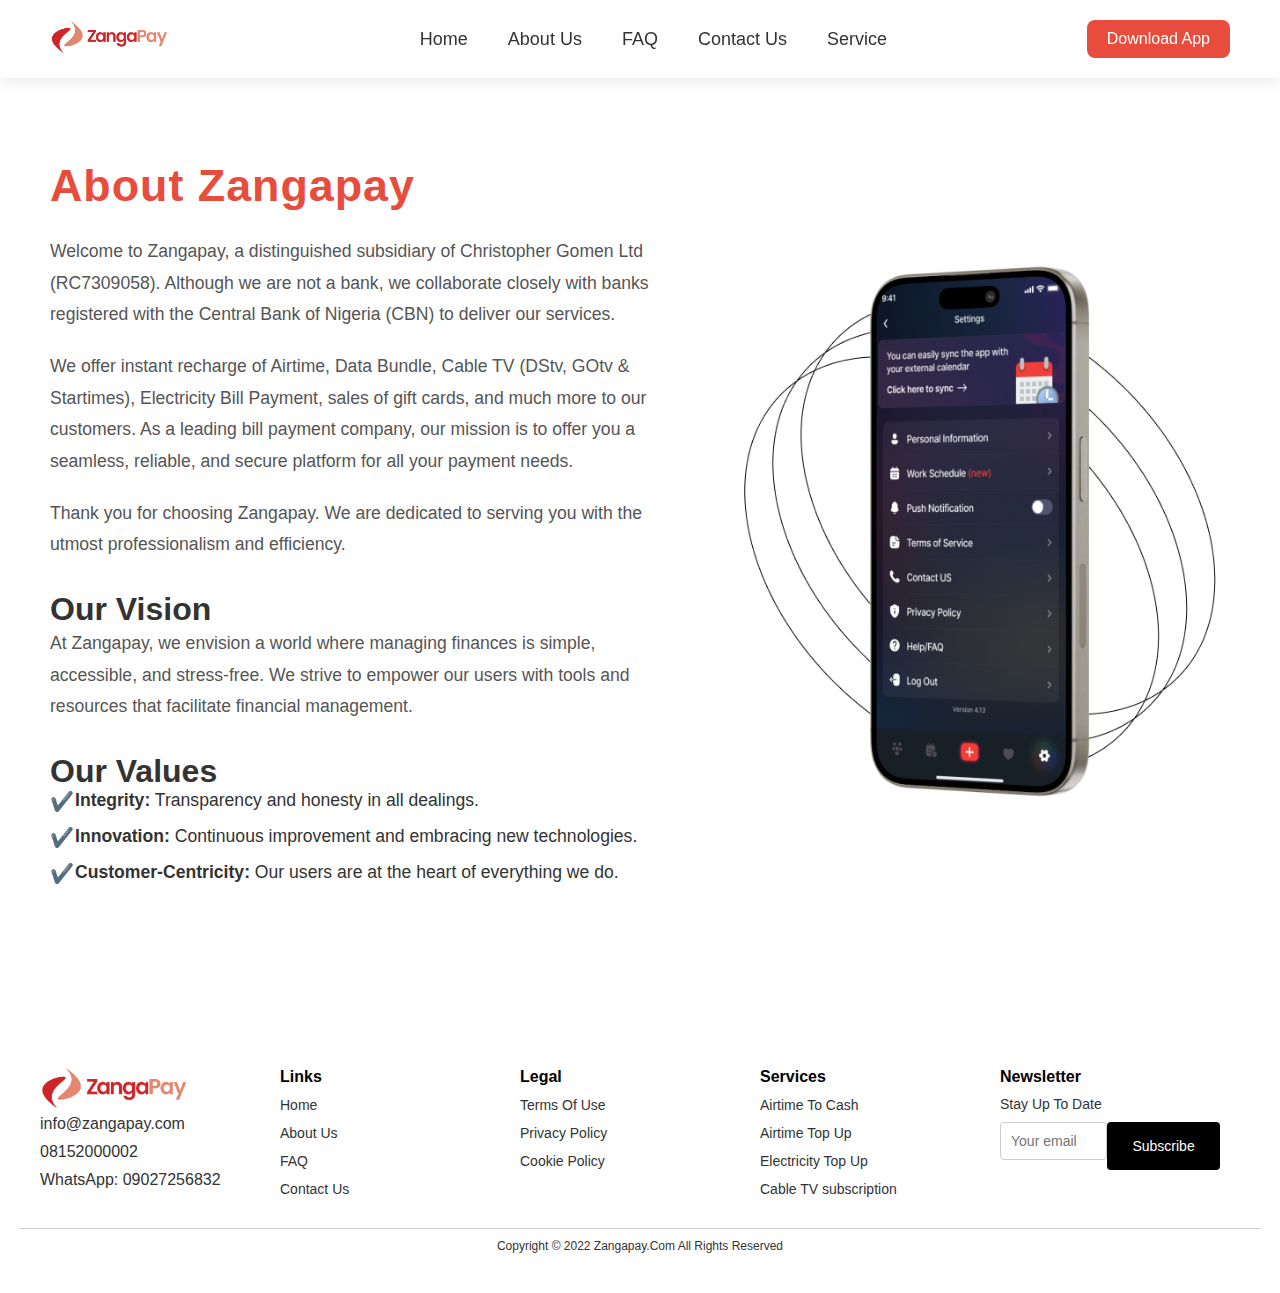
<file: about.html>
<!DOCTYPE html>
<html lang="en">
	<head>
		<meta charset="UTF-8" />
		<meta
			name="viewport"
			content="width=device-width, initial-scale=1.0"
		/>
		<title>About Us - Zangapay</title>
		<link
			rel="stylesheet"
			href="about.css"
		/>
	</head>
	<body>
		<header>
			<nav>
				<div class="logo">
					<img
						src="/image/zangapaylogo.png"
						alt="Zangapay Logo"
					/>
				</div>
				<ul class="nav-links">
					<li><a href="/index.html">Home</a></li>
					<li>
						<a
							href="/about.html"
							class="active"
							>About Us</a
						>
					</li>
					<li><a href="/faq.html">FAQ</a></li>
					<li><a href="/contact.html">Contact Us</a></li>
					<li><a href="/service.html">Service</a></li>
				</ul>
				<a
					href="#"
					class="download-btn"
					>Download App</a
				>
				<div class="hamburger">
					<span></span>
					<span></span>
					<span></span>
				</div>
			</nav>
		</header>

		<main>
			<section class="about-section">
				<div class="about-content">
					<h1>About Zangapay</h1>
					<p>
						Welcome to Zangapay, a distinguished subsidiary of
						Christopher Gomen Ltd (RC7309058). Although we are not a
						bank, we collaborate closely with banks registered with
						the Central Bank of Nigeria (CBN) to deliver our services.
					</p>
					<p>
						We offer instant recharge of Airtime, Data Bundle, Cable
						TV (DStv, GOtv & Startimes), Electricity Bill Payment,
						sales of gift cards, and much more to our customers. As a
						leading bill payment company, our mission is to offer you
						a seamless, reliable, and secure platform for all your
						payment needs.
					</p>
					<p>
						Thank you for choosing Zangapay. We are dedicated to
						serving you with the utmost professionalism and
						efficiency.
					</p>
					<h2>Our Vision</h2>
					<p>
						At Zangapay, we envision a world where managing finances
						is simple, accessible, and stress-free. We strive to
						empower our users with tools and resources that facilitate
						financial management.
					</p>
					<h2>Our Values</h2>
					<ul>
						<li>
							<strong>Integrity:</strong> Transparency and honesty in
							all dealings.
						</li>
						<li>
							<strong>Innovation:</strong> Continuous improvement and
							embracing new technologies.
						</li>
						<li>
							<strong>Customer-Centricity:</strong> Our users are at
							the heart of everything we do.
						</li>
					</ul>
				</div>
				<div class="about-image">
					<img
						src="/image/advantage-img.png"
						alt="Zangapay services phone"
					/>
				</div>
			</section>

			<footer class="footer">
				<div class="footer-container">
					<div class="footer-brand">
						<img
							src="/image/zangapaylogo.png"
							alt="ZangaPay Logo"
							style="width: 150px"
						/>
						<p style="margin-top: 3px">info@zangapay.com</p>
						<p style="margin-top: 10px">08152000002</p>
						<p style="margin-top: 10px">WhatsApp: 09027256832</p>
					</div>
					<div class="footer-links">
						<h4>Links</h4>
						<ul>
							<li><a href="/index.html">Home</a></li>
							<li><a href="/about.html">About Us</a></li>
							<li><a href="/faq.html">FAQ</a></li>
							<li><a href="/contact.html">Contact Us</a></li>
						</ul>
					</div>
					<div class="footer-legal">
						<h4>Legal</h4>
						<ul>
							<li>
								<a href="/legal//TermsOfUse.html">Terms Of Use</a>
							</li>
							<li>
								<a href="/legal/PrivacyPolicy.html">Privacy Policy</a>
							</li>
							<li>
								<a href="/legal/CookiePolicy.html">Cookie Policy</a>
							</li>
						</ul>
					</div>
					<div class="footer-services">
						<h4>Services</h4>
						<ul>
							<li>
								<a href="/service.html#airtime-to-cash"
									>Airtime To Cash</a
								>
							</li>
							<li>
								<a href="/service.html#airtime-top-up"
									>Airtime Top Up</a
								>
							</li>
							<li>
								<a href="/service.html#electricity-top-up"
									>Electricity Top Up</a
								>
							</li>
							<ul>
								<li>
									<a href="/service.html#cable-tv-subscription"
										>Cable TV subscription</a
									>
								</li>
							</ul>
						</ul>
					</div>
					<div class="footer-newsletter">
						<h4>Newsletter</h4>
						<p>Stay Up To Date</p>
						<form>
							<input
								type="email"
								placeholder="Your email"
							/>
							<button type="submit">Subscribe</button>
						</form>
					</div>
				</div>
				<div class="footer-bottom">
					<p>
						Copyright &copy; 2022 Zangapay.Com All Rights Reserved
					</p>
				</div>
			</footer>
		</main>

		<script>
			// JavaScript for toggling the mobile menu
			const nav = document.querySelector("nav");
			const hamburger = document.querySelector(".hamburger");

			hamburger.addEventListener("click", () => {
				nav.classList.toggle("nav-active");
			});
		</script>
	</body>
</html>
</file>
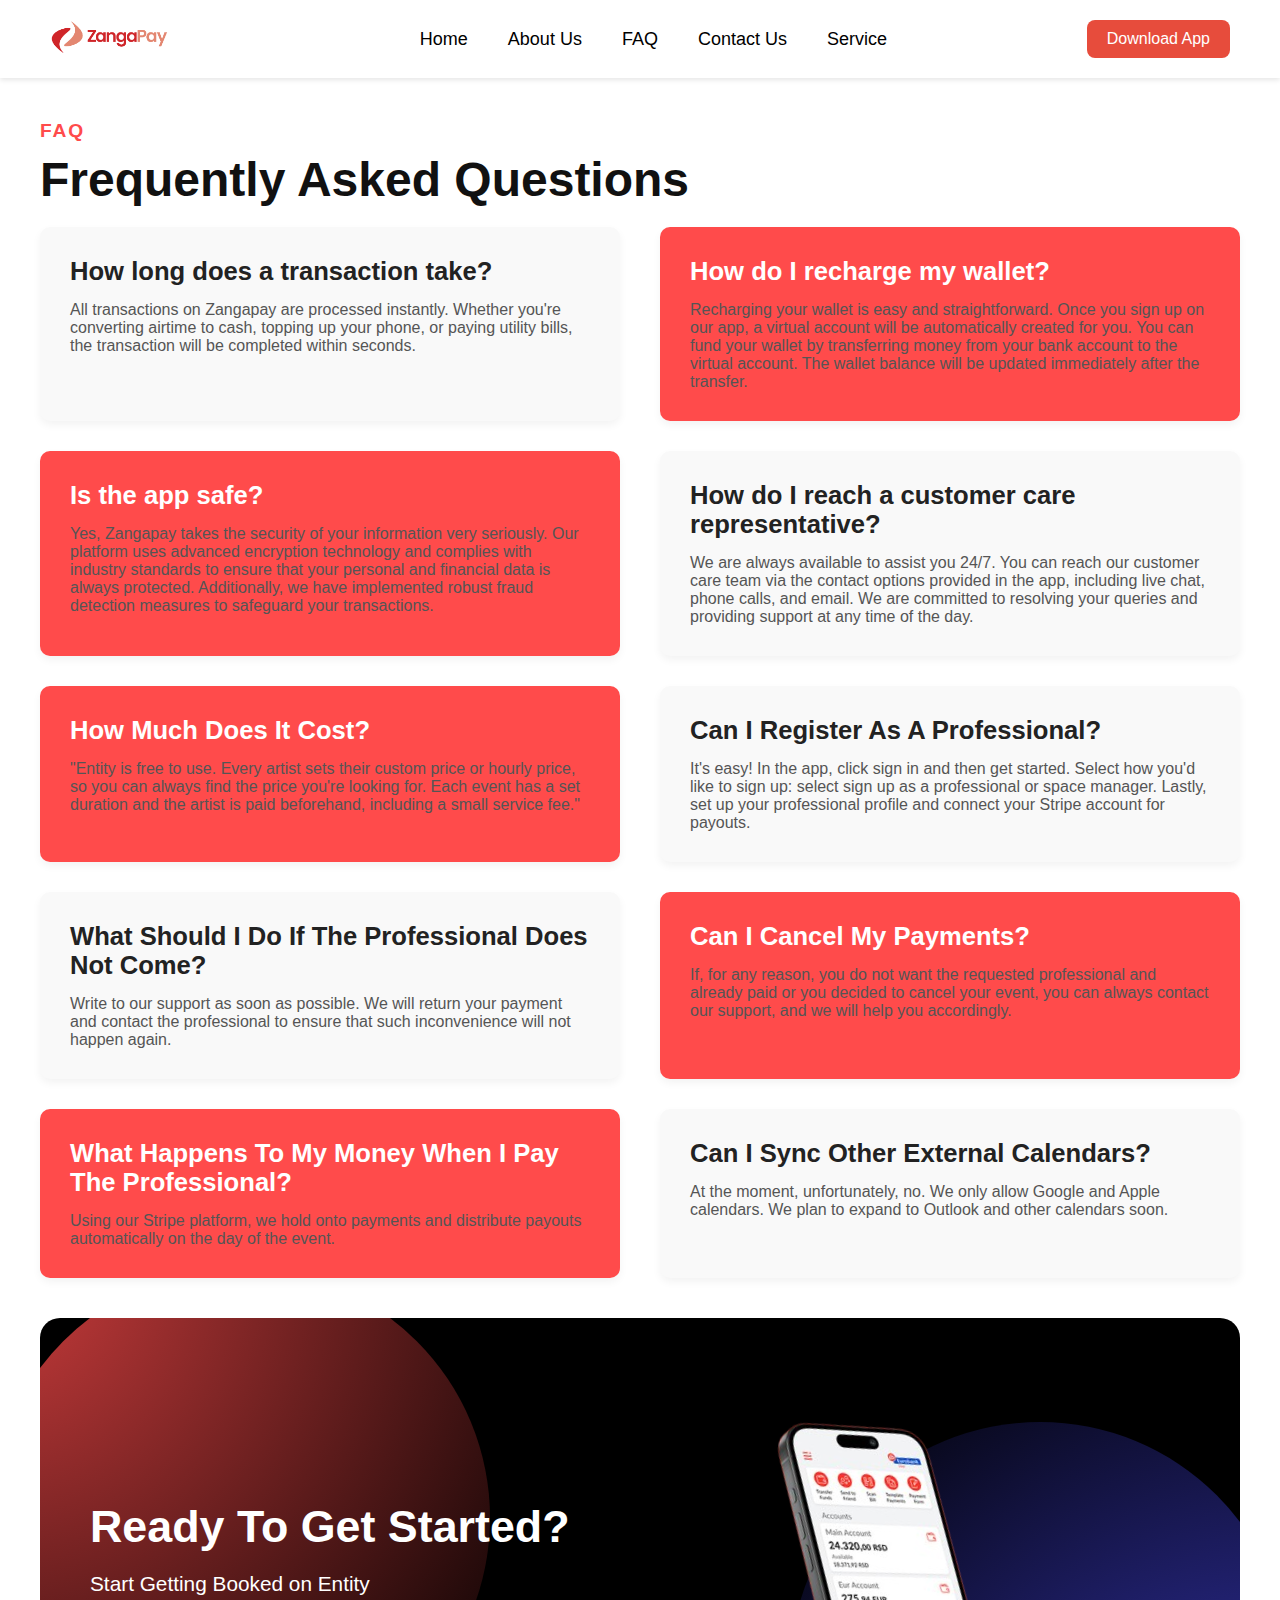
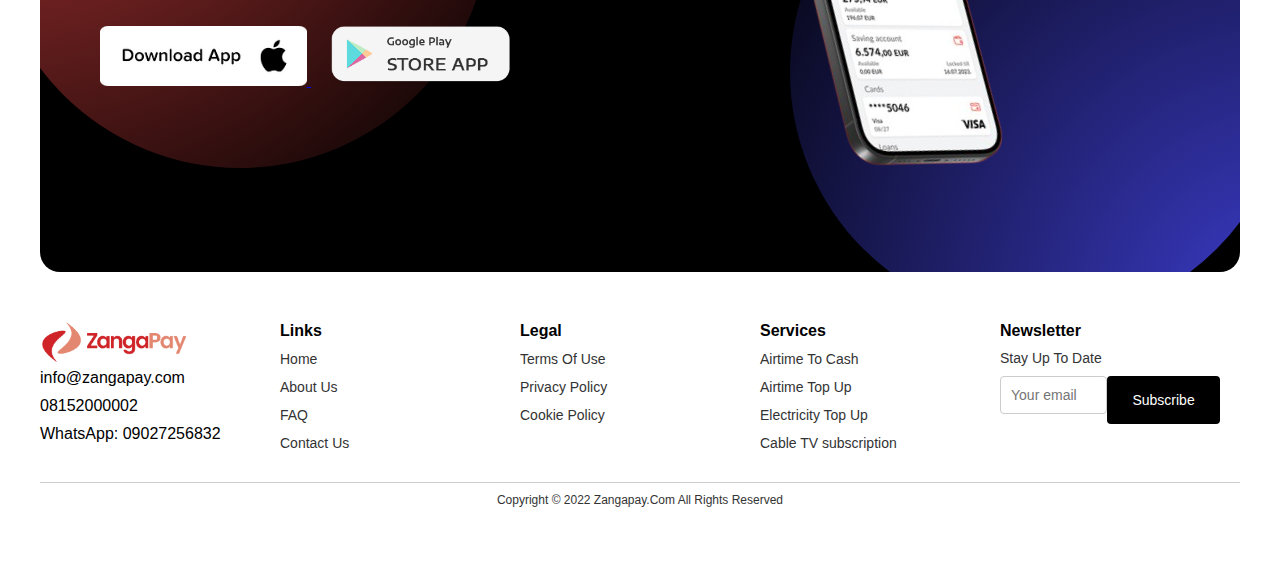
<file: faq.html>
<!DOCTYPE html>
<html lang="en">
	<head>
		<meta charset="UTF-8" />
		<meta
			name="viewport"
			content="width=device-width, initial-scale=1.0"
		/>
		<title>FAQ - Zangapay</title>
		<link
			rel="stylesheet"
			href="faq.css"
		/>
	</head>
	<body>
		<header>
			<nav>
				<div class="logo">
					<img
						src="/image/zangapaylogo.png"
						alt="Zangapay Logo"
					/>
				</div>
				<ul class="nav-links">
					<li><a href="/index.html">Home</a></li>
					<li><a href="/about.html">About Us</a></li>
					<li><a href="/faq.html">FAQ</a></li>
					<li><a href="/contact.html">Contact Us</a></li>
					<li><a href="/service.html">Service</a></li>
				</ul>
				<a
					href="#"
					class="download-btn"
					>Download App</a
				>
				<div class="hamburger">
					<span></span>
					<span></span>
					<span></span>
				</div>
			</nav>
		</header>

		<!-- JavaScript for toggling the mobile menu -->
		<script>
			// Select the nav element and hamburger menu
			const nav = document.querySelector("nav");
			const hamburger = document.querySelector(".hamburger");

			// Add a click event listener to toggle the active class
			hamburger.addEventListener("click", () => {
				nav.classList.toggle("nav-active");
			});
		</script>
		<section class="faq">
			<!-- Small Red FAQ Text -->
			<h3 class="small-faq-text">FAQ</h3>

			<!-- Main Title -->
			<h1>Frequently Asked Questions</h1>

			<div class="faq-container">
				<div class="faq-box">
					<h2>How long does a transaction take?</h2>
					<p>
						All transactions on Zangapay are processed instantly.
						Whether you're converting airtime to cash, topping up your
						phone, or paying utility bills, the transaction will be
						completed within seconds.
					</p>
				</div>

				<!-- Second FAQ -->
				<div class="faq-box red-box">
					<h2>How do I recharge my wallet?</h2>
					<p>
						Recharging your wallet is easy and straightforward. Once
						you sign up on our app, a virtual account will be
						automatically created for you. You can fund your wallet by
						transferring money from your bank account to the virtual
						account. The wallet balance will be updated immediately
						after the transfer.
					</p>
				</div>

				<!-- Third FAQ -->
				<div class="faq-box red-box">
					<h2>Is the app safe?</h2>
					<p>
						Yes, Zangapay takes the security of your information very
						seriously. Our platform uses advanced encryption
						technology and complies with industry standards to ensure
						that your personal and financial data is always protected.
						Additionally, we have implemented robust fraud detection
						measures to safeguard your transactions.
					</p>
				</div>

				<!-- Fourth FAQ -->
				<div class="faq-box">
					<h2>How do I reach a customer care representative?</h2>
					<p>
						We are always available to assist you 24/7. You can reach
						our customer care team via the contact options provided in
						the app, including live chat, phone calls, and email. We
						are committed to resolving your queries and providing
						support at any time of the day.
					</p>
				</div>
				<!-- First Red Box -->
				<div class="faq-box red-box">
					<h2>How Much Does It Cost?</h2>
					<p>
						"Entity is free to use. Every artist sets their custom
						price or hourly price, so you can always find the price
						you're looking for. Each event has a set duration and the
						artist is paid beforehand, including a small service fee."
					</p>
				</div>

				<!-- White Box -->
				<div class="faq-box">
					<h2>Can I Register As A Professional?</h2>
					<p>
						It's easy! In the app, click sign in and then get started.
						Select how you'd like to sign up: select sign up as a
						professional or space manager. Lastly, set up your
						professional profile and connect your Stripe account for
						payouts.
					</p>
				</div>

				<!-- Red Box on the Right -->
				<div class="faq-box">
					<h2>What Should I Do If The Professional Does Not Come?</h2>
					<p>
						Write to our support as soon as possible. We will return
						your payment and contact the professional to ensure that
						such inconvenience will not happen again.
					</p>
				</div>

				<!-- White Box -->
				<div class="faq-box red-box">
					<h2>Can I Cancel My Payments?</h2>
					<p>
						If, for any reason, you do not want the requested
						professional and already paid or you decided to cancel
						your event, you can always contact our support, and we
						will help you accordingly.
					</p>
				</div>

				<!-- Red Box on the Left -->
				<div class="faq-box red-box">
					<h2>
						What Happens To My Money When I Pay The Professional?
					</h2>
					<p>
						Using our Stripe platform, we hold onto payments and
						distribute payouts automatically on the day of the event.
					</p>
				</div>

				<!-- White Box -->
				<div class="faq-box">
					<h2>Can I Sync Other External Calendars?</h2>
					<p>
						At the moment, unfortunately, no. We only allow Google and
						Apple calendars. We plan to expand to Outlook and other
						calendars soon.
					</p>
				</div>
			</div>

			<!-- Call-to-action Section -->
			<div class="cta-section">
				<div class="cta-content">
					<div class="cta-text">
						<h2>Ready To Get Started?</h2>
						<p>Start Getting Booked on Entity</p>
						<div class="app-buttons">
							<a href="#">
								<img
									src="image/whiteApplestore.webp"
									alt="App Store"
								/>
							</a>
							<a href="#">
								<img
									src="image/whiteGooglePlay.png"
									alt="Google Play"
								/>
							</a>
						</div>
					</div>
					<div class="cta-image">
						<img
							src="image/mainPhone.png"
							alt="Phone Display"
							style="cursor: pointer"
						/>
					</div>
				</div>
			</div>
		</section>

		<footer
			class="footer"
			style="margin-top: 10px"
		>
			<div class="footer-container">
				<div class="footer-brand">
					<img
						src="/image/zangapaylogo.png"
						alt="ZangaPay Logo"
						style="width: 150px"
					/>
					<p style="margin-top: 3px">info@zangapay.com</p>
					<p style="margin-top: 10px">08152000002</p>
					<p style="margin-top: 10px">WhatsApp: 09027256832</p>
				</div>
				<div class="footer-links">
					<h4>Links</h4>
					<ul>
						<li><a href="/index.html">Home</a></li>
						<li><a href="/about.html">About Us</a></li>
						<li><a href="/faq.html">FAQ</a></li>
						<li><a href="/contact.html">Contact Us</a></li>
					</ul>
				</div>
				<div class="footer-legal">
					<h4>Legal</h4>
					<ul>
						<li>
							<a href="/legal//TermsOfUse.html">Terms Of Use</a>
						</li>
						<li>
							<a href="/legal/PrivacyPolicy.html">Privacy Policy</a>
						</li>
						<li>
							<a href="/legal/CookiePolicy.html">Cookie Policy</a>
						</li>
					</ul>
				</div>
				<div class="footer-services">
					<h4>Services</h4>
					<ul>
						<li>
							<a href="/service.html#airtime-to-cash"
								>Airtime To Cash</a
							>
						</li>
						<li>
							<a href="/service.html#airtime-top-up"
								>Airtime Top Up</a
							>
						</li>
						<li>
							<a href="/service.html#electricity-top-up"
								>Electricity Top Up</a
							>
						</li>
						<ul>
							<li>
								<a href="/service.html#cable-tv-subscription"
									>Cable TV subscription</a
								>
							</li>
						</ul>
					</ul>
				</div>
				<div class="footer-newsletter">
					<h4>Newsletter</h4>
					<p>Stay Up To Date</p>
					<form>
						<input
							type="email"
							placeholder="Your email"
						/>
						<button type="submit">Subscribe</button>
					</form>
				</div>
			</div>
			<div class="footer-bottom">
				<p>Copyright &copy; 2022 Zangapay.Com All Rights Reserved</p>
			</div>
		</footer>
	</body>
</html>
</file>
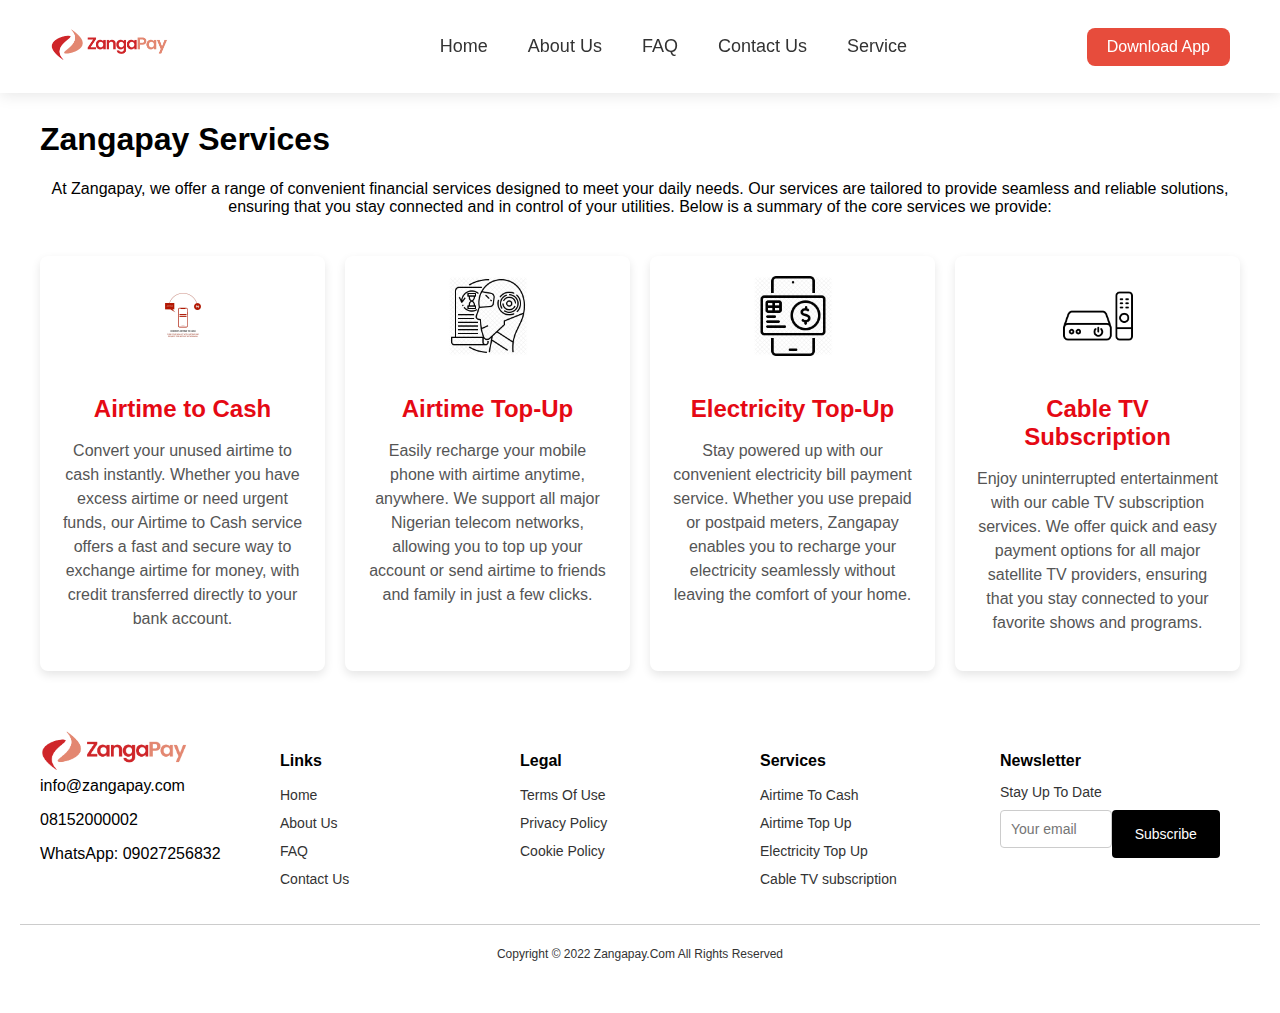
<file: service.html>
<!DOCTYPE html>
<html lang="en">
	<head>
		<meta charset="UTF-8" />
		<meta
			name="viewport"
			content="width=device-width, initial-scale=1.0"
		/>
		<title>Zangapay Services</title>
		<link
			rel="stylesheet"
			href="service.css"
		/>
	</head>
	<body>
		<header>
			<nav>
				<div class="logo">
					<img
						src="/image/zangapaylogo.png"
						alt="Zangapay Logo"
					/>
				</div>
				<ul class="nav-links">
					<li><a href="/index.html">Home</a></li>
					<li><a href="/about.html">About Us</a></li>
					<li><a href="/faq.html">FAQ</a></li>
					<li><a href="/contact.html">Contact Us</a></li>
					<li><a href="/service.html">Service</a></li>
				</ul>
				<a
					href="#"
					class="download-btn"
					>Download App</a
				>
				<div class="hamburger">
					<span></span>
					<span></span>
					<span></span>
				</div>
			</nav>
		</header>
		<!-- JavaScript for toggling the mobile menu -->
		<script>
			// Select the nav element and hamburger menu
			const nav = document.querySelector("nav");
			const hamburger = document.querySelector(".hamburger");

			// Add a click event listener to toggle the active class
			hamburger.addEventListener("click", () => {
				nav.classList.toggle("nav-active");
			});
		</script>
		<main>
			<section class="services">
				<h1>Zangapay Services</h1>
				<p class="intro">
					At Zangapay, we offer a range of convenient financial
					services designed to meet your daily needs. Our services are
					tailored to provide seamless and reliable solutions,
					ensuring that you stay connected and in control of your
					utilities. Below is a summary of the core services we
					provide:
				</p>
				<div
					id="airtime-to-cash"
					class="services-grid"
				>
					<!-- Airtime to Cash Service -->
					<div class="service-box">
						<img
							src="/image/airtimeCash.webp"
							alt="Airtime to Cash Icon"
						/>
						<h2>Airtime to Cash</h2>
						<p>
							Convert your unused airtime to cash instantly. Whether
							you have excess airtime or need urgent funds, our
							Airtime to Cash service offers a fast and secure way to
							exchange airtime for money, with credit transferred
							directly to your bank account.
						</p>
					</div>
					<!-- Airtime Top-Up Service -->
					<div
						id="airtime-top-up"
						class="service-box"
					>
						<img
							src="/image/Ai History.png"
							alt="Airtime Top-Up Icon"
						/>
						<h2>Airtime Top-Up</h2>
						<p>
							Easily recharge your mobile phone with airtime anytime,
							anywhere. We support all major Nigerian telecom
							networks, allowing you to top up your account or send
							airtime to friends and family in just a few clicks.
						</p>
					</div>
					<!-- Electricity Top-Up Service -->
					<div
						id="electricity-top-up"
						class="service-box"
					>
						<img
							src="/image/Prepaid.png"
							alt="Electricity Top-Up Icon"
						/>
						<h2>Electricity Top-Up</h2>
						<p>
							Stay powered up with our convenient electricity bill
							payment service. Whether you use prepaid or postpaid
							meters, Zangapay enables you to recharge your
							electricity seamlessly without leaving the comfort of
							your home.
						</p>
					</div>
					<!-- Cable TV Subscription Service -->
					<div
						id="cable-tv-subscription"
						class="service-box"
					>
						<img
							src="/image/cableTV.png"
							alt="Cable TV Subscription Icon"
						/>
						<h2>Cable TV Subscription</h2>
						<p>
							Enjoy uninterrupted entertainment with our cable TV
							subscription services. We offer quick and easy payment
							options for all major satellite TV providers, ensuring
							that you stay connected to your favorite shows and
							programs.
						</p>
					</div>
				</div>
			</section>
		</main>

		<footer class="footer">
			<div class="footer-container">
				<div class="footer-brand">
					<img
						src="/image/zangapaylogo.png"
						alt="ZangaPay Logo"
						style="width: 150px"
					/>
					<p style="margin-top: 3px">info@zangapay.com</p>
					<p style="margin-top: 10px">08152000002</p>
					<p style="margin-top: 10px">WhatsApp: 09027256832</p>
				</div>
				<div class="footer-links">
					<h4>Links</h4>
					<ul>
						<li><a href="/index.html">Home</a></li>
						<li><a href="/about.html">About Us</a></li>
						<li><a href="/faq.html">FAQ</a></li>
						<li><a href="/contact.html">Contact Us</a></li>
					</ul>
				</div>
				<div class="footer-legal">
					<h4>Legal</h4>
					<ul>
						<li>
							<a href="/legal//TermsOfUse.html">Terms Of Use</a>
						</li>
						<li>
							<a href="/legal/PrivacyPolicy.html">Privacy Policy</a>
						</li>
						<li>
							<a href="/legal/CookiePolicy.html">Cookie Policy</a>
						</li>
					</ul>
				</div>
				<div class="footer-services">
					<h4>Services</h4>
					<ul>
						<li><a href="#airtime-to-cash">Airtime To Cash</a></li>
						<li><a href="#airtime-top-up">Airtime Top Up</a></li>
						<li>
							<a href="#electricity-top-up">Electricity Top Up</a>
						</li>
						<li>
							<a href="#cable-tv-subscription"
								>Cable TV subscription</a
							>
						</li>
					</ul>
				</div>
				<div class="footer-newsletter">
					<h4>Newsletter</h4>
					<p>Stay Up To Date</p>
					<form>
						<input
							type="email"
							placeholder="Your email"
						/>
						<button type="submit">Subscribe</button>
					</form>
				</div>
			</div>
			<div class="footer-bottom">
				<p>Copyright &copy; 2022 Zangapay.Com All Rights Reserved</p>
			</div>
		</footer>
	</body>
</html>
</file>
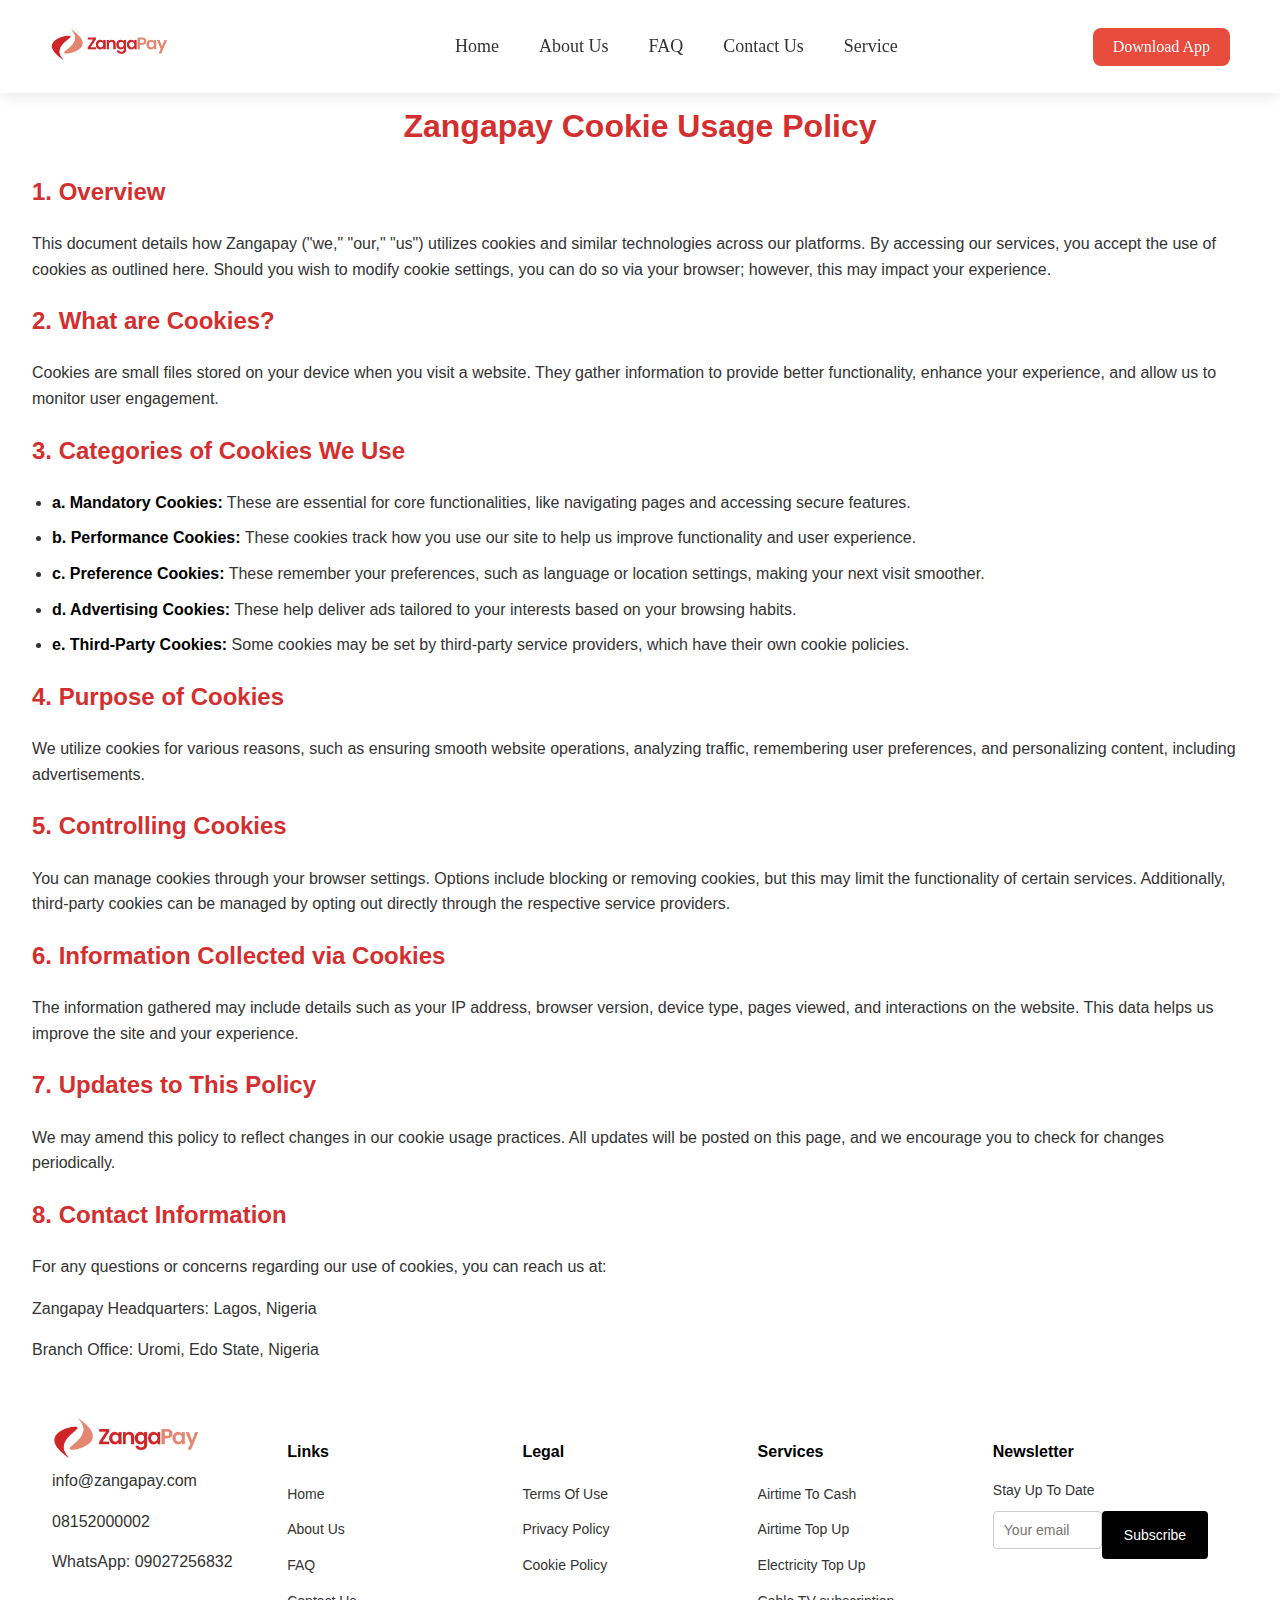
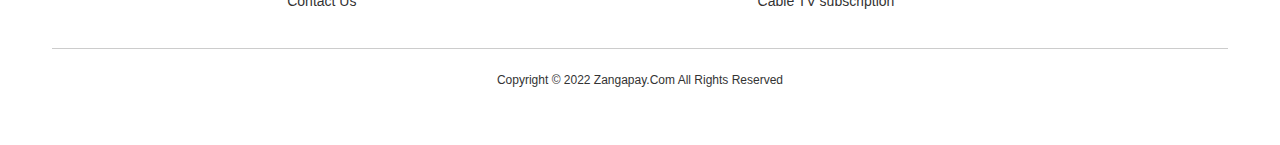
<file: legal/CookiePolicy.html>
<!DOCTYPE html>
<html lang="en">
	<head>
		<meta charset="UTF-8" />
		<meta
			name="viewport"
			content="width=device-width, initial-scale=1.0"
		/>
		<title>Zangapay Cookies Policy</title>
		<link
			rel="stylesheet"
			href="CookiePolicy.css"
		/>
	</head>
	<body>
		<header>
			<nav>
				<div class="logo">
					<img
						src="/image/zangapaylogo.png"
						alt="Zangapay Logo"
					/>
				</div>
				<ul class="nav-links">
					<li><a href="/index.html">Home</a></li>
					<li><a href="/about.html">About Us</a></li>
					<li><a href="/faq.html">FAQ</a></li>
					<li><a href="/contact.html">Contact Us</a></li>
					<li><a href="/service.html">Service</a></li>
				</ul>
				<a
					href="#"
					class="download-btn"
					>Download App</a
				>
				<div class="hamburger">
					<span></span>
					<span></span>
					<span></span>
				</div>
			</nav>
		</header>
		<!-- JavaScript for toggling the mobile menu -->
		<script>
			// Select the nav element and hamburger menu
			const nav = document.querySelector("nav");
			const hamburger = document.querySelector(".hamburger");

			// Add a click event listener to toggle the active class
			hamburger.addEventListener("click", () => {
				nav.classList.toggle("nav-active");
			});
		</script>
		<div class="cookies-policy">
			<h1>Zangapay Cookie Usage Policy</h1>

			<section>
				<h2>1. Overview</h2>
				<p>
					This document details how Zangapay ("we," "our," "us")
					utilizes cookies and similar technologies across our
					platforms. By accessing our services, you accept the use of
					cookies as outlined here. Should you wish to modify cookie
					settings, you can do so via your browser; however, this may
					impact your experience.
				</p>
			</section>

			<section>
				<h2>2. What are Cookies?</h2>
				<p>
					Cookies are small files stored on your device when you visit
					a website. They gather information to provide better
					functionality, enhance your experience, and allow us to
					monitor user engagement.
				</p>
			</section>

			<section>
				<h2>3. Categories of Cookies We Use</h2>
				<ul>
					<li>
						<strong>a. Mandatory Cookies:</strong> These are essential
						for core functionalities, like navigating pages and
						accessing secure features.
					</li>
					<li>
						<strong>b. Performance Cookies:</strong> These cookies
						track how you use our site to help us improve
						functionality and user experience.
					</li>
					<li>
						<strong>c. Preference Cookies:</strong> These remember
						your preferences, such as language or location settings,
						making your next visit smoother.
					</li>
					<li>
						<strong>d. Advertising Cookies:</strong> These help
						deliver ads tailored to your interests based on your
						browsing habits.
					</li>
					<li>
						<strong>e. Third-Party Cookies:</strong> Some cookies may
						be set by third-party service providers, which have their
						own cookie policies.
					</li>
				</ul>
			</section>

			<section>
				<h2>4. Purpose of Cookies</h2>
				<p>
					We utilize cookies for various reasons, such as ensuring
					smooth website operations, analyzing traffic, remembering
					user preferences, and personalizing content, including
					advertisements.
				</p>
			</section>

			<section>
				<h2>5. Controlling Cookies</h2>
				<p>
					You can manage cookies through your browser settings.
					Options include blocking or removing cookies, but this may
					limit the functionality of certain services. Additionally,
					third-party cookies can be managed by opting out directly
					through the respective service providers.
				</p>
			</section>

			<section>
				<h2>6. Information Collected via Cookies</h2>
				<p>
					The information gathered may include details such as your IP
					address, browser version, device type, pages viewed, and
					interactions on the website. This data helps us improve the
					site and your experience.
				</p>
			</section>

			<section>
				<h2>7. Updates to This Policy</h2>
				<p>
					We may amend this policy to reflect changes in our cookie
					usage practices. All updates will be posted on this page,
					and we encourage you to check for changes periodically.
				</p>
			</section>

			<section>
				<h2>8. Contact Information</h2>
				<p>
					For any questions or concerns regarding our use of cookies,
					you can reach us at:
				</p>
				<p>Zangapay Headquarters: Lagos, Nigeria</p>
				<p>Branch Office: Uromi, Edo State, Nigeria</p>
			</section>

			<footer class="footer">
				<div class="footer-container">
					<div class="footer-brand">
						<img
							src="/image/zangapaylogo.png"
							alt="ZangaPay Logo"
							style="width: 150px"
						/>
						<p style="margin-top: 3px">info@zangapay.com</p>
						<p style="margin-top: 10px">08152000002</p>
						<p style="margin-top: 10px">WhatsApp: 09027256832</p>
					</div>
					<div class="footer-links">
						<h4>Links</h4>
						<ul>
							<li><a href="/index.html">Home</a></li>
							<li><a href="/about.html">About Us</a></li>
							<li><a href="/faq.html">FAQ</a></li>
							<li><a href="/contact.html">Contact Us</a></li>
						</ul>
					</div>
					<div class="footer-legal">
						<h4>Legal</h4>
						<ul>
							<li><a href="#">Terms Of Use</a></li>
							<li><a href="#">Privacy Policy</a></li>
							<li>
								<a href="/legal/CookiePolicy.html">Cookie Policy</a>
							</li>
						</ul>
					</div>
					<div class="footer-services">
						<h4>Services</h4>
						<ul>
							<li>
								<a href="/service.html#airtime-to-cash"
									>Airtime To Cash</a
								>
							</li>
							<li>
								<a href="/service.html#airtime-top-up"
									>Airtime Top Up</a
								>
							</li>
							<li>
								<a href="/service.html#electricity-top-up"
									>Electricity Top Up</a
								>
							</li>
							<ul>
								<li>
									<a href="/service.html#cable-tv-subscription"
										>Cable TV subscription</a
									>
								</li>
							</ul>
						</ul>
					</div>
					<div class="footer-newsletter">
						<h4>Newsletter</h4>
						<p>Stay Up To Date</p>
						<form>
							<input
								type="email"
								placeholder="Your email"
							/>
							<button type="submit">Subscribe</button>
						</form>
					</div>
				</div>
				<div class="footer-bottom">
					<p>
						Copyright &copy; 2022 Zangapay.Com All Rights Reserved
					</p>
				</div>
			</footer>
		</div>
	</body>
</html>
</file>
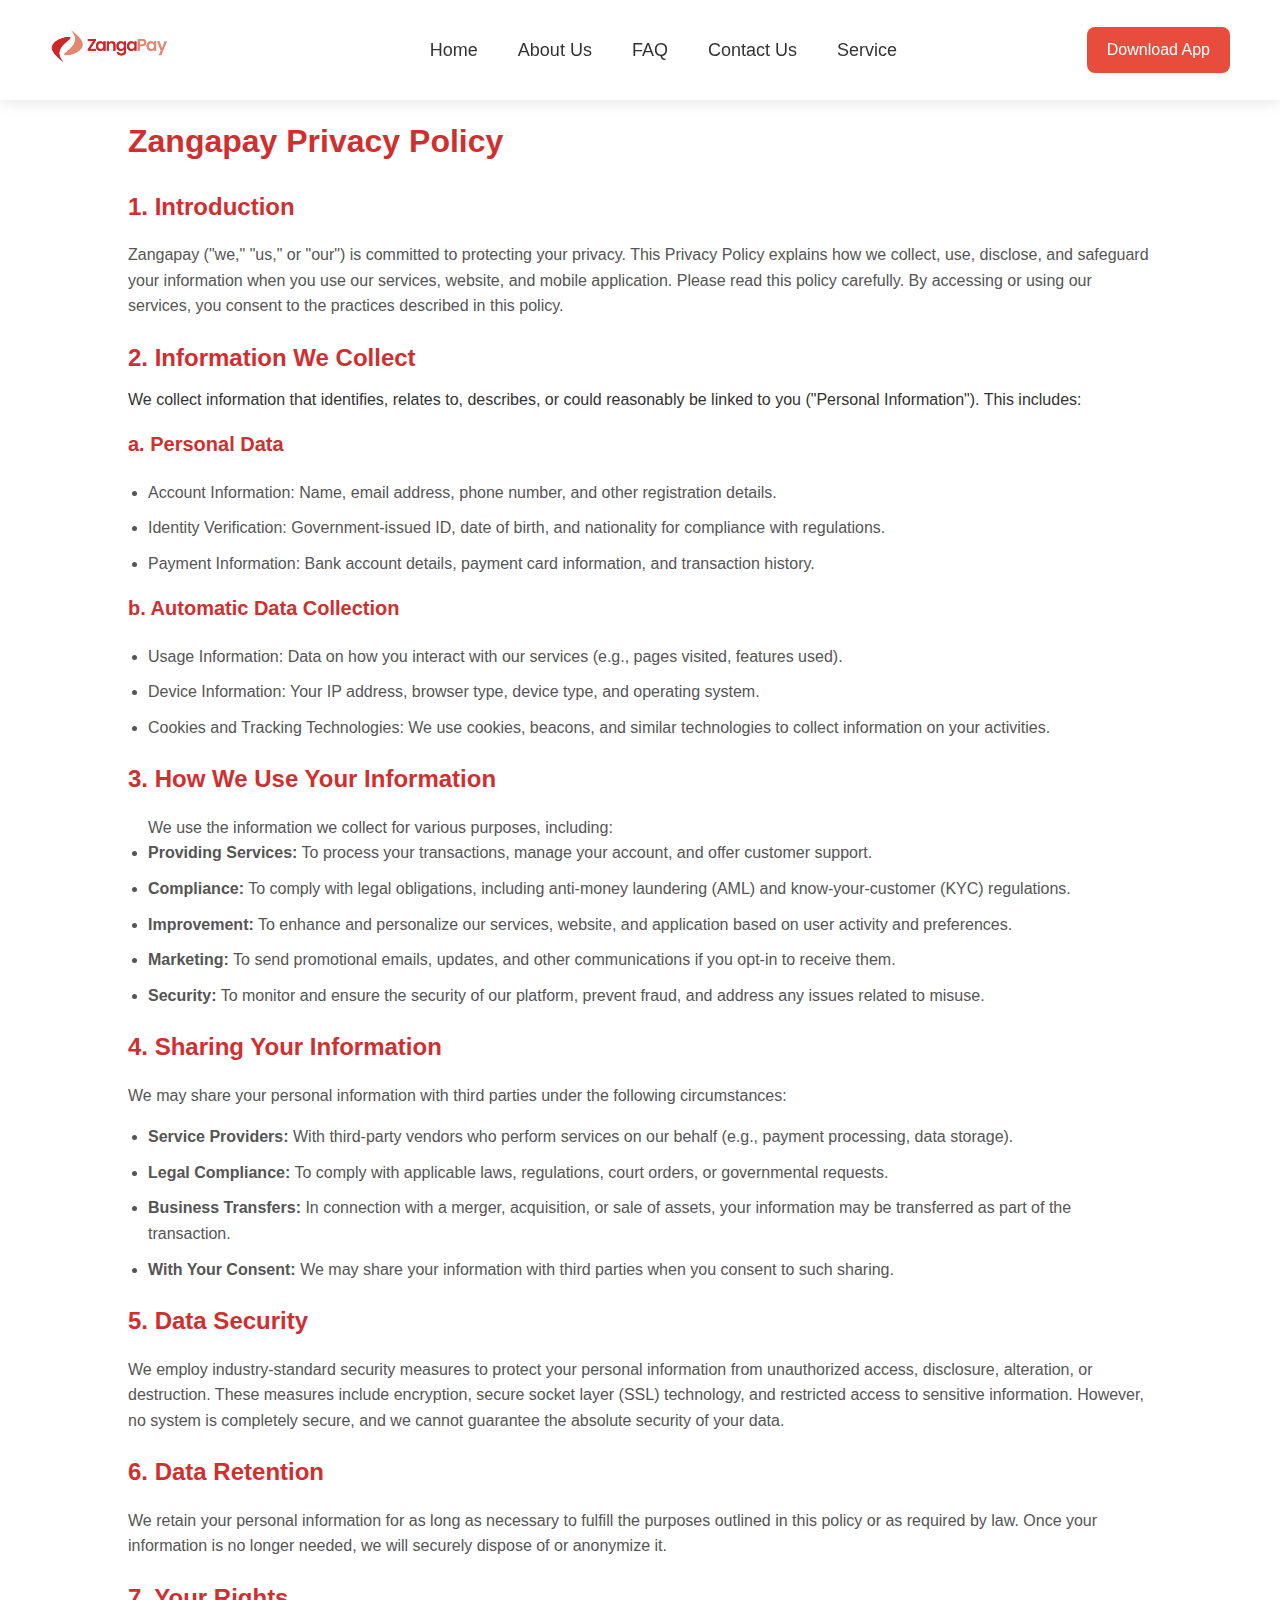
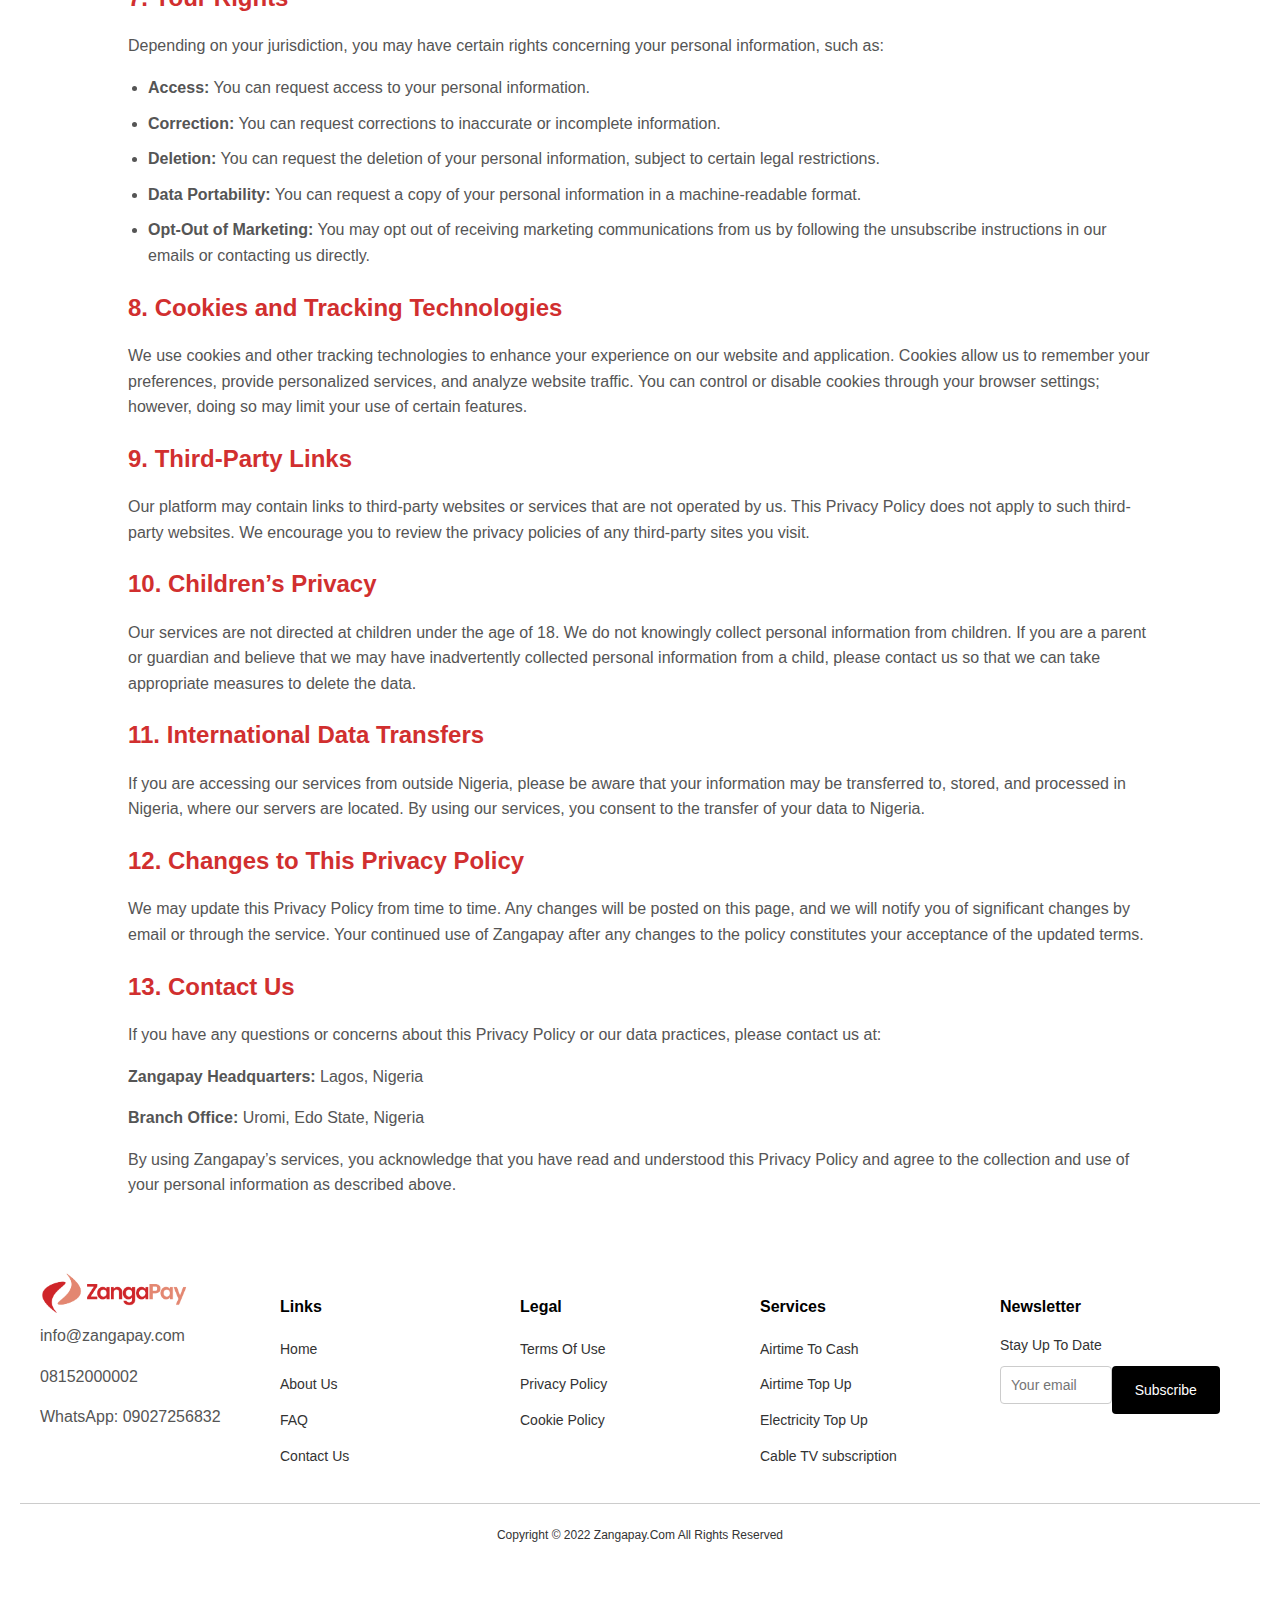
<file: legal/PrivacyPolicy.html>
<!DOCTYPE html>
<html lang="en">
	<head>
		<meta charset="UTF-8" />
		<meta
			name="viewport"
			content="width=device-width, initial-scale=1.0"
		/>
		<title>Zangapay Privacy Policy</title>
		<link
			rel="stylesheet"
			href="PrivacyPolicy.css"
		/>
		<!-- Link to the external CSS file -->
	</head>
	<body>
		<header>
			<nav>
				<div class="logo">
					<img
						src="/image/zangapaylogo.png"
						alt="Zangapay Logo"
					/>
				</div>
				<ul class="nav-links">
					<li><a href="/index.html">Home</a></li>
					<li><a href="/about.html">About Us</a></li>
					<li><a href="/faq.html">FAQ</a></li>
					<li><a href="/contact.html">Contact Us</a></li>
					<li><a href="/service.html">Service</a></li>
				</ul>
				<a
					href="#"
					class="download-btn"
					>Download App</a
				>
				<div class="hamburger">
					<span></span>
					<span></span>
					<span></span>
				</div>
			</nav>
		</header>
		<div class="container">
			<h1>Zangapay Privacy Policy</h1>

			<h2>1. Introduction</h2>
			<p>
				Zangapay ("we," "us," or "our") is committed to protecting
				your privacy. This Privacy Policy explains how we collect,
				use, disclose, and safeguard your information when you use our
				services, website, and mobile application. Please read this
				policy carefully. By accessing or using our services, you
				consent to the practices described in this policy.
			</p>

			<h2>2. Information We Collect</h2>
			We collect information that identifies, relates to, describes,
			or could reasonably be linked to you ("Personal Information").
			This includes:
			<h3>a. Personal Data</h3>
			<ul>
				<li>
					Account Information: Name, email address, phone number, and
					other registration details.
				</li>
				<li>
					Identity Verification: Government-issued ID, date of birth,
					and nationality for compliance with regulations.
				</li>
				<li>
					Payment Information: Bank account details, payment card
					information, and transaction history.
				</li>
			</ul>

			<h3>b. Automatic Data Collection</h3>
			<ul>
				<li>
					Usage Information: Data on how you interact with our
					services (e.g., pages visited, features used).
				</li>
				<li>
					Device Information: Your IP address, browser type, device
					type, and operating system.
				</li>
				<li>
					Cookies and Tracking Technologies: We use cookies, beacons,
					and similar technologies to collect information on your
					activities.
				</li>
			</ul>

			<h2>3. How We Use Your Information</h2>
			<ul>
				We use the information we collect for various purposes,
				including:
				<li>
					<strong>Providing Services:</strong> To process your
					transactions, manage your account, and offer customer
					support.
				</li>
				<li>
					<strong>Compliance:</strong> To comply with legal
					obligations, including anti-money laundering (AML) and
					know-your-customer (KYC) regulations.
				</li>
				<li>
					<strong>Improvement:</strong> To enhance and personalize our
					services, website, and application based on user activity
					and preferences.
				</li>
				<li>
					<strong>Marketing:</strong> To send promotional emails,
					updates, and other communications if you opt-in to receive
					them.
				</li>
				<li>
					<strong>Security:</strong> To monitor and ensure the
					security of our platform, prevent fraud, and address any
					issues related to misuse.
				</li>
			</ul>

			<h2>4. Sharing Your Information</h2>
			<p>
				We may share your personal information with third parties
				under the following circumstances:
			</p>
			<ul>
				<li>
					<strong>Service Providers:</strong> With third-party vendors
					who perform services on our behalf (e.g., payment
					processing, data storage).
				</li>
				<li>
					<strong>Legal Compliance:</strong> To comply with applicable
					laws, regulations, court orders, or governmental requests.
				</li>
				<li>
					<strong>Business Transfers:</strong> In connection with a
					merger, acquisition, or sale of assets, your information may
					be transferred as part of the transaction.
				</li>
				<li>
					<strong>With Your Consent:</strong> We may share your
					information with third parties when you consent to such
					sharing.
				</li>
			</ul>

			<h2>5. Data Security</h2>
			<p>
				We employ industry-standard security measures to protect your
				personal information from unauthorized access, disclosure,
				alteration, or destruction. These measures include encryption,
				secure socket layer (SSL) technology, and restricted access to
				sensitive information. However, no system is completely
				secure, and we cannot guarantee the absolute security of your
				data.
			</p>

			<h2>6. Data Retention</h2>
			<p>
				We retain your personal information for as long as necessary
				to fulfill the purposes outlined in this policy or as required
				by law. Once your information is no longer needed, we will
				securely dispose of or anonymize it.
			</p>

			<h2>7. Your Rights</h2>
			<p>
				Depending on your jurisdiction, you may have certain rights
				concerning your personal information, such as:
			</p>
			<ul>
				<li>
					<strong>Access:</strong> You can request access to your
					personal information.
				</li>
				<li>
					<strong>Correction:</strong> You can request corrections to
					inaccurate or incomplete information.
				</li>
				<li>
					<strong>Deletion:</strong> You can request the deletion of
					your personal information, subject to certain legal
					restrictions.
				</li>
				<li>
					<strong>Data Portability:</strong> You can request a copy of
					your personal information in a machine-readable format.
				</li>
				<li>
					<strong>Opt-Out of Marketing:</strong> You may opt out of
					receiving marketing communications from us by following the
					unsubscribe instructions in our emails or contacting us
					directly.
				</li>
			</ul>

			<h2>8. Cookies and Tracking Technologies</h2>
			<p>
				We use cookies and other tracking technologies to enhance your
				experience on our website and application. Cookies allow us to
				remember your preferences, provide personalized services, and
				analyze website traffic. You can control or disable cookies
				through your browser settings; however, doing so may limit
				your use of certain features.
			</p>

			<h2>9. Third-Party Links</h2>
			<p>
				Our platform may contain links to third-party websites or
				services that are not operated by us. This Privacy Policy does
				not apply to such third-party websites. We encourage you to
				review the privacy policies of any third-party sites you
				visit.
			</p>

			<h2>10. Children’s Privacy</h2>
			<p>
				Our services are not directed at children under the age of 18.
				We do not knowingly collect personal information from
				children. If you are a parent or guardian and believe that we
				may have inadvertently collected personal information from a
				child, please contact us so that we can take appropriate
				measures to delete the data.
			</p>

			<h2>11. International Data Transfers</h2>
			<p>
				If you are accessing our services from outside Nigeria, please
				be aware that your information may be transferred to, stored,
				and processed in Nigeria, where our servers are located. By
				using our services, you consent to the transfer of your data
				to Nigeria.
			</p>

			<h2>12. Changes to This Privacy Policy</h2>
			<p>
				We may update this Privacy Policy from time to time. Any
				changes will be posted on this page, and we will notify you of
				significant changes by email or through the service. Your
				continued use of Zangapay after any changes to the policy
				constitutes your acceptance of the updated terms.
			</p>

			<h2>13. Contact Us</h2>
			<p>
				If you have any questions or concerns about this Privacy
				Policy or our data practices, please contact us at:
			</p>
			<p><strong>Zangapay Headquarters:</strong> Lagos, Nigeria</p>
			<p><strong>Branch Office:</strong> Uromi, Edo State, Nigeria</p>

			<p>
				By using Zangapay’s services, you acknowledge that you have
				read and understood this Privacy Policy and agree to the
				collection and use of your personal information as described
				above.
			</p>
		</div>
		<footer class="footer">
			<div class="footer-container">
				<div class="footer-brand">
					<img
						src="/image/zangapaylogo.png"
						alt="ZangaPay Logo"
						style="width: 150px"
					/>
					<p style="margin-top: 3px">info@zangapay.com</p>
					<p style="margin-top: 10px">08152000002</p>
					<p style="margin-top: 10px">WhatsApp: 09027256832</p>
				</div>
				<div class="footer-links">
					<h4>Links</h4>
					<ul>
						<li><a href="/index.html">Home</a></li>
						<li><a href="/about.html">About Us</a></li>
						<li><a href="/faq.html">FAQ</a></li>
						<li><a href="/contact.html">Contact Us</a></li>
					</ul>
				</div>
				<div class="footer-legal">
					<h4>Legal</h4>
					<ul>
						<li>
							<a href="/legal//TermsOfUse.html">Terms Of Use</a>
						</li>
						<li>
							<a href="/legal/PrivacyPolicy.html">Privacy Policy</a>
						</li>
						<li>
							<a href="/legal/CookiePolicy.html">Cookie Policy</a>
						</li>
					</ul>
				</div>
				<div class="footer-services">
					<h4>Services</h4>
					<ul>
						<li>
							<a href="/service.html#airtime-to-cash"
								>Airtime To Cash</a
							>
						</li>
						<li>
							<a href="/service.html#airtime-top-up"
								>Airtime Top Up</a
							>
						</li>
						<li>
							<a href="/service.html#electricity-top-up"
								>Electricity Top Up</a
							>
						</li>
						<ul>
							<li>
								<a href="/service.html#cable-tv-subscription"
									>Cable TV subscription</a
								>
							</li>
						</ul>
					</ul>
				</div>
				<div class="footer-newsletter">
					<h4>Newsletter</h4>
					<p>Stay Up To Date</p>
					<form>
						<input
							type="email"
							placeholder="Your email"
						/>
						<button type="submit">Subscribe</button>
					</form>
				</div>
			</div>
			<div class="footer-bottom">
				<p>Copyright &copy; 2022 Zangapay.Com All Rights Reserved</p>
			</div>
		</footer>
	</body>
</html>
</file>
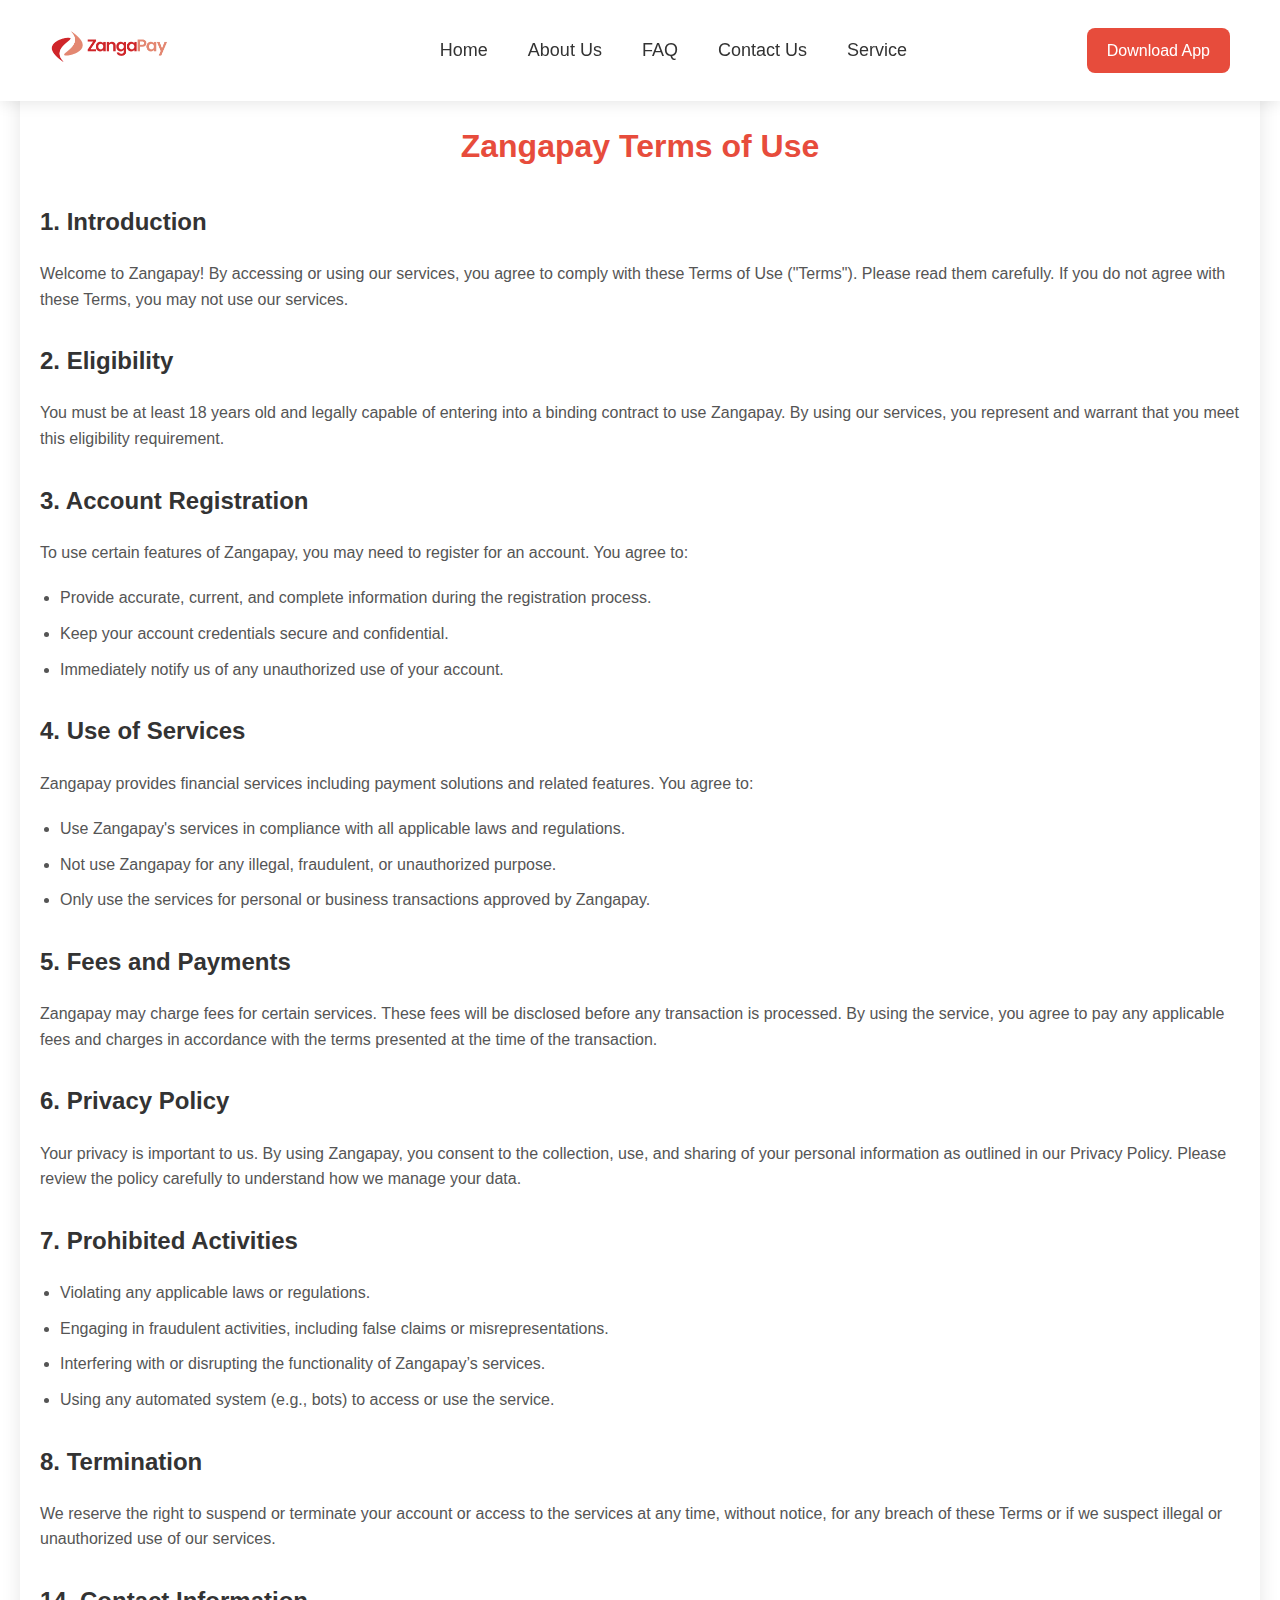
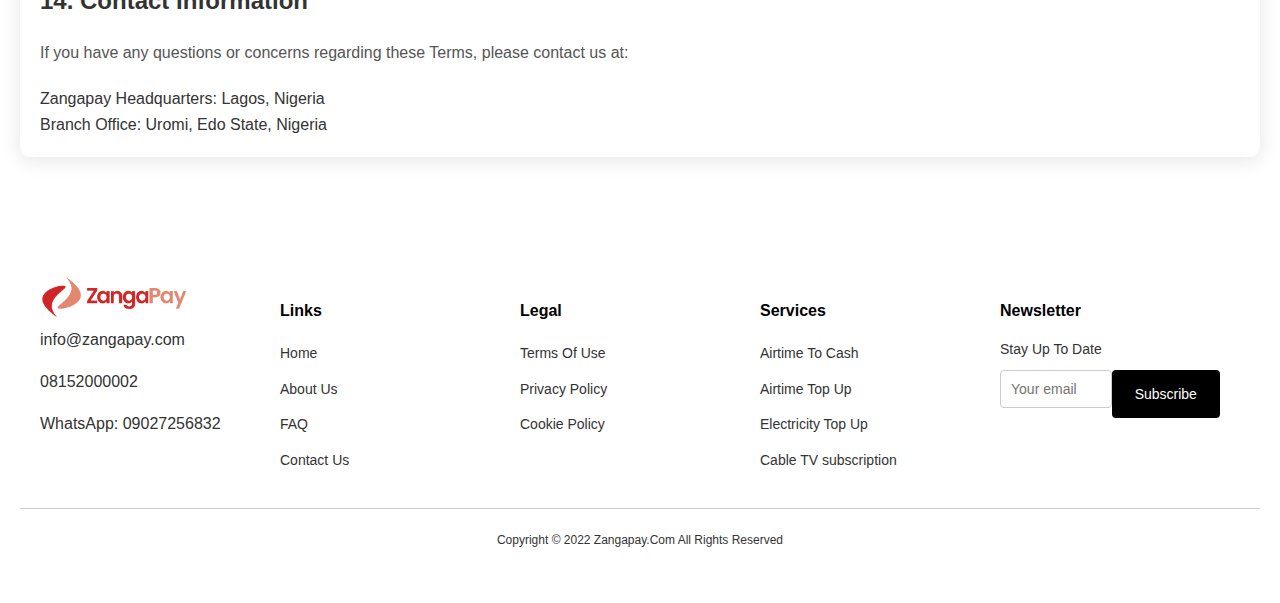
<file: legal/TermsOfUse.html>
<!DOCTYPE html>
<html lang="en">
	<head>
		<meta charset="UTF-8" />
		<meta
			name="viewport"
			content="width=device-width, initial-scale=1.0"
		/>
		<title>Zangapay Terms of Use</title>
		<link
			rel="stylesheet"
			href="TermsOfUse.css"
		/>
	</head>
	<body>
		<header>
			<nav>
				<div class="logo">
					<img
						src="/image/zangapaylogo.png"
						alt="Zangapay Logo"
					/>
				</div>
				<ul class="nav-links">
					<li><a href="/index.html">Home</a></li>
					<li><a href="/about.html">About Us</a></li>
					<li><a href="/faq.html">FAQ</a></li>
					<li><a href="/contact.html">Contact Us</a></li>
					<li><a href="/service.html">Service</a></li>
				</ul>
				<a
					href="#"
					class="download-btn"
					>Download App</a
				>
				<div class="hamburger">
					<span></span>
					<span></span>
					<span></span>
				</div>
			</nav>
		</header>

		<!-- JavaScript for toggling the mobile menu -->
		<script>
			// Select the nav element and hamburger menu
			const nav = document.querySelector("nav");
			const hamburger = document.querySelector(".hamburger");

			// Add a click event listener to toggle the active class
			hamburger.addEventListener("click", () => {
				nav.classList.toggle("nav-active");
			});
		</script>

		<main class="terms-container">
			<h1>Zangapay Terms of Use</h1>

			<section>
				<h2>1. Introduction</h2>
				<p>
					Welcome to Zangapay! By accessing or using our services, you
					agree to comply with these Terms of Use ("Terms"). Please
					read them carefully. If you do not agree with these Terms,
					you may not use our services.
				</p>
			</section>

			<section>
				<h2>2. Eligibility</h2>
				<p>
					You must be at least 18 years old and legally capable of
					entering into a binding contract to use Zangapay. By using
					our services, you represent and warrant that you meet this
					eligibility requirement.
				</p>
			</section>

			<section>
				<h2>3. Account Registration</h2>
				<p>
					To use certain features of Zangapay, you may need to
					register for an account. You agree to:
				</p>
				<ul>
					<li>
						Provide accurate, current, and complete information during
						the registration process.
					</li>
					<li>
						Keep your account credentials secure and confidential.
					</li>
					<li>
						Immediately notify us of any unauthorized use of your
						account.
					</li>
				</ul>
			</section>

			<section>
				<h2>4. Use of Services</h2>
				<p>
					Zangapay provides financial services including payment
					solutions and related features. You agree to:
				</p>
				<ul>
					<li>
						Use Zangapay's services in compliance with all applicable
						laws and regulations.
					</li>
					<li>
						Not use Zangapay for any illegal, fraudulent, or
						unauthorized purpose.
					</li>
					<li>
						Only use the services for personal or business
						transactions approved by Zangapay.
					</li>
				</ul>
			</section>

			<section>
				<h2>5. Fees and Payments</h2>
				<p>
					Zangapay may charge fees for certain services. These fees
					will be disclosed before any transaction is processed. By
					using the service, you agree to pay any applicable fees and
					charges in accordance with the terms presented at the time
					of the transaction.
				</p>
			</section>

			<section>
				<h2>6. Privacy Policy</h2>
				<p>
					Your privacy is important to us. By using Zangapay, you
					consent to the collection, use, and sharing of your personal
					information as outlined in our Privacy Policy. Please review
					the policy carefully to understand how we manage your data.
				</p>
			</section>

			<section>
				<h2>7. Prohibited Activities</h2>
				<ul>
					<li>Violating any applicable laws or regulations.</li>
					<li>
						Engaging in fraudulent activities, including false claims
						or misrepresentations.
					</li>
					<li>
						Interfering with or disrupting the functionality of
						Zangapay’s services.
					</li>
					<li>
						Using any automated system (e.g., bots) to access or use
						the service.
					</li>
				</ul>
			</section>

			<section>
				<h2>8. Termination</h2>
				<p>
					We reserve the right to suspend or terminate your account or
					access to the services at any time, without notice, for any
					breach of these Terms or if we suspect illegal or
					unauthorized use of our services.
				</p>
			</section>

			<!-- Continue with other sections -->

			<section>
				<h2>14. Contact Information</h2>
				<p>
					If you have any questions or concerns regarding these Terms,
					please contact us at:
				</p>
				<address>
					Zangapay Headquarters: Lagos, Nigeria<br />
					Branch Office: Uromi, Edo State, Nigeria
				</address>
			</section>
		</main>

		<footer class="footer">
			<div class="footer-container">
				<div class="footer-brand">
					<img
						src="/image/zangapaylogo.png"
						alt="ZangaPay Logo"
						style="width: 150px"
					/>
					<p style="margin-top: 3px">info@zangapay.com</p>
					<p style="margin-top: 10px">08152000002</p>
					<p style="margin-top: 10px">WhatsApp: 09027256832</p>
				</div>
				<div class="footer-links">
					<h4>Links</h4>
					<ul>
						<li><a href="/index.html">Home</a></li>
						<li><a href="/about.html">About Us</a></li>
						<li><a href="/faq.html">FAQ</a></li>
						<li><a href="/contact.html">Contact Us</a></li>
					</ul>
				</div>
				<div class="footer-legal">
					<h4>Legal</h4>
					<ul>
						<li>
							<a href="/legal//TermsOfUse.html">Terms Of Use</a>
						</li>
						<li>
							<a href="/legal/PrivacyPolicy.html">Privacy Policy</a>
						</li>
						<li>
							<a href="/legal/CookiePolicy.html">Cookie Policy</a>
						</li>
					</ul>
				</div>
				<div class="footer-services">
					<h4>Services</h4>
					<ul>
						<li>
							<a href="/service.html#airtime-to-cash"
								>Airtime To Cash</a
							>
						</li>
						<li>
							<a href="/service.html#airtime-top-up"
								>Airtime Top Up</a
							>
						</li>
						<li>
							<a href="/service.html#electricity-top-up"
								>Electricity Top Up</a
							>
						</li>
						<ul>
							<li>
								<a href="/service.html#cable-tv-subscription"
									>Cable TV subscription</a
								>
							</li>
						</ul>
					</ul>
				</div>
				<div class="footer-newsletter">
					<h4>Newsletter</h4>
					<p>Stay Up To Date</p>
					<form>
						<input
							type="email"
							placeholder="Your email"
						/>
						<button type="submit">Subscribe</button>
					</form>
				</div>
			</div>
			<div class="footer-bottom">
				<p>Copyright &copy; 2022 Zangapay.Com All Rights Reserved</p>
			</div>
		</footer>
	</body>
</html>
</file>
<file: faq.css>
* {
	margin: 0;
	padding: 0;
	box-sizing: border-box;
	font-family: "Arial", sans-serif;
}

body {
	background-color: #fff;
	padding: 20px;
}

/* Header Styling */
header {
	position: fixed;
	top: 0;
	left: 0;
	width: 100%;
	z-index: 1000;
	background-color: #fff;
	box-shadow: 0 2px 5px rgba(0, 0, 0, 0.1);
}

header nav {
	display: flex;
	justify-content: space-between;
	align-items: center;
	padding: 20px 50px;
	background-color: #fff;
	position: relative;
	z-index: 100;
}

header nav .logo img {
	width: 120px;
}

header nav .nav-links {
	display: flex;
	justify-content: center;
	list-style: none;
	margin-left: 50px;
}

header nav .nav-links li {
	margin: 0 20px;
}

header nav .nav-links li a {
	text-decoration: none;
	color: #000;
	font-weight: 500;
	font-size: 18px;
	transition: color 0.3s;
}

/* Active Link Styling */
header nav .nav-links li a.active {
	color: #ff4b4b;
}

/* Hover Effect for Links */
header nav .nav-links li a:hover {
	color: #ff4b4b;
}

header nav .download-btn {
	background-color: #e74c3c;
	color: #fff;
	padding: 10px 20px;
	font-size: 16px;
	font-weight: 500;
	text-decoration: none;
	border-radius: 8px;
	transition: background-color 0.3s;
}

header nav .download-btn:hover {
	background-color: #c0392b;
}

/* Hamburger Menu */
.hamburger {
	display: none;
	flex-direction: column;
	cursor: pointer;
}

.hamburger span {
	width: 25px;
	height: 3px;
	background-color: #000;
	margin: 4px 0;
	transition: 0.4s;
}

/* Mobile View (Under 768px) */
@media (max-width: 768px) {
	header nav {
		padding: 10px 20px;
	}

	/* Hide regular navigation and show hamburger */
	header nav .nav-links {
		position: absolute;
		right: 0;
		top: 100%;
		flex-direction: column;
		background-color: #fff;
		width: 100%;
		max-height: 0;
		overflow: hidden;
		transition: max-height 0.3s ease-in-out;
		box-shadow: 0 4px 8px rgba(0, 0, 0, 0.1);
	}

	header nav .nav-links li {
		margin: 10px 0;
		text-align: center;
	}

	header nav .download-btn {
		margin-top: 10px;
	}

	.hamburger {
		display: flex;
	}

	/* Toggle mobile menu */
	.nav-active .nav-links {
		max-height: 300px;
	}

	/* Transform hamburger to X when active */
	.nav-active .hamburger span:nth-child(1) {
		transform: rotate(-45deg) translate(-5px, 6px);
	}

	.nav-active .hamburger span:nth-child(2) {
		opacity: 0;
	}

	.nav-active .hamburger span:nth-child(3) {
		transform: rotate(45deg) translate(-5px, -6px);
	}
}

.faq {
	text-align: left;
	max-width: 1200px;
	margin: 0 auto;
	padding-top: 100px; /* Ensure enough space for the fixed header */
}

.small-faq-text {
	font-size: 1.2rem;
	color: #ff4b4b;
	text-transform: uppercase;
	letter-spacing: 0.1em;
	margin-bottom: 10px;
}

.faq h1 {
	font-size: 3rem;
	color: #111;
	margin-bottom: 20px;
}

.faq-container {
	display: flex;
	flex-wrap: wrap;
	justify-content: space-between;
	gap: 30px;
	margin-bottom: 40px;
}

.faq-box {
	background-color: #f9f9f9;
	padding: 30px;
	border-radius: 10px;
	width: calc(50% - 20px);
	box-shadow: 0 4px 8px rgba(0, 0, 0, 0.05);
}

.faq-box h2 {
	color: #222;
	font-size: 1.6rem;
	margin-bottom: 15px;
}

.faq-box p {
	font-size: 1rem;
	color: #555;
}

.red-box {
	background-color: #ff4b4b;
	color: #fff;
}

.red-box h2 {
	color: #fff;
}

/* Updated CTA Section */
.cta-section {
	text-align: left;
	background-color: #000;
	padding: 50px;
	color: #fff;
	border-radius: 20px;
	margin-top: 30px;
	display: flex;
	justify-content: center;
	align-items: center;
	overflow: hidden;
	position: relative;
}

.cta-content {
	display: flex;
	align-items: center;
	justify-content: space-between;
	max-width: 1200px;
	width: 100%;
}

.cta-text {
	flex: 1;
}

.cta-text h2 {
	font-size: 2.8rem;
	margin-bottom: 20px;
	color: #fff;
}

.cta-text p {
	font-size: 1.3rem;
	margin-bottom: 30px;
	color: #fff;
}

.app-buttons a {
	margin: 0 10px;
}

.app-buttons img {
	height: 60px;
	transition: transform 0.3s;
}

.app-buttons img:hover {
	transform: scale(1.1);
}

.cta-image {
	flex: 1;
	text-align: right;
	position: relative;
}

.cta-image img {
	height: 450px;
	transform: rotate(10deg);
	transition: transform 0.3s;
}

.cta-image img:hover {
	transform: rotate(0deg);
}

/* Background Gradient */
.cta-section::before {
	content: "";
	position: absolute;
	top: -50px;
	left: -50px;
	width: 500px;
	height: 500px;
	background: radial-gradient(
		circle at top left,
		rgba(255, 75, 75, 0.8),
		transparent
	);
	border-radius: 50%;
	z-index: 0;
}

.cta-section::after {
	content: "";
	position: absolute;
	bottom: -50px;
	right: -50px;
	width: 500px;
	height: 500px;
	background: radial-gradient(
		circle at bottom right,
		rgba(75, 75, 255, 0.8),
		transparent
	);
	border-radius: 50%;
	z-index: 0;
}

/* Content layer on top */
.cta-content {
	position: relative;
	z-index: 1;
}

/* Media Queries */
@media (max-width: 768px) {
	.faq-box {
		width: 100%;
	}

	.cta-section {
		padding: 30px;
	}

	.cta-content {
		flex-direction: column;
		align-items: center;
		text-align: center;
	}

	.cta-image {
		margin-top: 20px;
	}
}

@media (max-width: 480px) {
	.faq h1 {
		font-size: 2.5rem;
	}

	.faq-box h2 {
		font-size: 1.3rem;
	}

	.faq-box p {
		font-size: 0.9rem;
	}

	.cta-text h2 {
		font-size: 2rem;
	}

	.cta-text p {
		font-size: 1rem;
	}

	.app-buttons img {
		height: 50px;
	}

	.cta-image img {
		height: 350px;
	}
}

/* Base Footer Styles */
.footer {
	background-color: white;
	padding: 40px 20px;
	font-family: "Arial", sans-serif;
}

.footer-container {
	display: flex;
	justify-content: space-between;
	flex-wrap: wrap;
	max-width: 1200px;
	margin: 0 auto;
}

.footer-brand {
	flex: 1;
	margin-right: 20px;
}

.footer-links,
.footer-legal,
.footer-services,
.footer-newsletter {
	flex: 1;
	margin-right: 20px;
}

.footer-links h4,
.footer-legal h4,
.footer-services h4,
.footer-newsletter h4 {
	font-size: 16px;
	margin-bottom: 10px;
	font-weight: bold;
	color: black;
}

.footer-links ul,
.footer-legal ul,
.footer-services ul {
	list-style: none;
	padding: 0;
}

.footer-links ul li,
.footer-legal ul li,
.footer-services ul li {
	margin-bottom: 10px;
}

.footer-links ul li a,
.footer-legal ul li a,
.footer-services ul li a {
	color: #333;
	font-size: 14px;
	text-decoration: none;
}

.footer-links ul li a:hover,
.footer-legal ul li a:hover,
.footer-services ul li a:hover {
	text-decoration: underline;
}

/* Newsletter Section */
.footer-newsletter p {
	color: #333;
	font-size: 14px;
	margin-bottom: 10px;
}

.footer-newsletter form {
	display: flex;
	width: 100%;
}

.footer-newsletter input[type="email"] {
	padding: 10px;
	font-size: 14px;
	border: 1px solid #ccc;
	border-radius: 4px;
	width: 100%;
	margin-bottom: 10px;
}

.footer-newsletter button {
	padding: 10px 16px;
	font-size: 14px;
	background-color: black;
	color: white;
	border: none;
	border-radius: 4px;
	width: 100%;
	cursor: pointer;
}

.footer-newsletter button:hover {
	background-color: #333;
}

.footer-bottom {
	text-align: center;
	margin-top: 20px;
	border-top: 1px solid #ccc;
	padding-top: 10px;
}

.footer-bottom p {
	font-size: 12px;
	color: #333;
}

/* Media Queries for Small Screens */

/* Mobile and Small Screens */
@media (max-width: 600px) {
	.footer-container {
		display: flex;
		flex-direction: column;
		align-items: flex-start;
		padding: 20px;
	}

	.footer-brand,
	.footer-links,
	.footer-legal,
	.footer-services,
	.footer-newsletter {
		flex: none;
		margin-bottom: 20px;
		text-align: left;
		width: 100%;
	}

	/* Adjust the newsletter form for mobile */
	.footer-newsletter form {
		flex-direction: column;
		align-items: flex-start;
		width: 100%;
	}

	.footer-newsletter input[type="email"] {
		width: 100%;
		margin-bottom: 10px;
		border-radius: 4px;
		padding: 10px;
	}

	.footer-newsletter button {
		width: 100%;
		padding: 10px;
		border-radius: 4px;
	}

	/* Align lists vertically and increase spacing */
	.footer-links ul li,
	.footer-legal ul li,
	.footer-services ul li {
		font-size: 16px;
		margin-bottom: 15px;
	}

	.footer-links,
	.footer-legal,
	.footer-services {
		margin-bottom: 40px;
	}

	.footer-bottom p {
		text-align: center;
		width: 100%;
	}
}
</file>
<file: service.css>
/* General Styles */
body {
	font-family: "Arial", sans-serif;
	margin: 0;
	padding: 0;
	box-sizing: border-box;
}

/* Header Styling */
header {
	position: fixed;
	top: 0;
	left: 0;
	width: 100%;
	z-index: 1000;
	background-color: #fff;
	box-shadow: 0 2px 15px rgba(0, 0, 0, 0.1);
	transition: background-color 0.3s ease-in-out;
}

header nav {
	display: flex;
	justify-content: space-between;
	align-items: center;
	padding: 20px 50px;
}

header nav .logo img {
	width: 120px;
}

header nav .nav-links {
	display: flex;
	justify-content: center;
	list-style: none;
	margin-left: 50px;
}

header nav .nav-links li {
	margin: 0 20px;
}

header nav .nav-links li a {
	text-decoration: none;
	color: #333;
	font-weight: 500;
	font-size: 18px;
	position: relative;
	overflow: hidden;
}

header nav .nav-links li a::after {
	content: "";
	position: absolute;
	left: 50%;
	bottom: 0;
	width: 100%;
	height: 2px;
	background: #e74c3c;
	transform: translateX(-50%) scaleX(0);
	transition: transform 0.3s ease-in-out;
}

header nav .nav-links li a:hover::after {
	transform: translateX(-50%) scaleX(1);
}

header nav .download-btn {
	background-color: #e74c3c;
	color: #fff;
	padding: 10px 20px;
	font-size: 16px;
	font-weight: 500;
	text-decoration: none;
	border-radius: 8px;
	transition: background-color 0.3s;
}

header nav .download-btn:hover {
	background-color: #c0392b;
}

/* Hamburger Menu */
.hamburger {
	display: none;
	flex-direction: column;
	cursor: pointer;
}

.hamburger span {
	width: 25px;
	height: 3px;
	background-color: #333;
	margin: 4px 0;
	transition: 0.4s;
}

/* Mobile View (Under 768px) */
@media (max-width: 768px) {
	header nav {
		padding: 10px 20px;
	}

	header nav .nav-links {
		position: absolute;
		right: 0;
		top: 100%;
		flex-direction: column;
		background-color: #fff;
		width: 100%;
		max-height: 0;
		overflow: hidden;
		transition: max-height 0.3s ease-in-out;
		box-shadow: 0 4px 15px rgba(0, 0, 0, 0.1);
	}

	header nav .nav-links li {
		margin: 10px 0;
		text-align: center;
	}

	header nav .download-btn {
		margin-top: 10px;
	}

	.hamburger {
		display: flex;
	}

	/* Toggle mobile menu */
	.nav-active .nav-links {
		max-height: 300px;
	}

	/* Transform hamburger to X when active */
	.nav-active .hamburger span:nth-child(1) {
		transform: rotate(-45deg) translate(-5px, 6px);
	}

	.nav-active .hamburger span:nth-child(2) {
		opacity: 0;
	}

	.nav-active .hamburger span:nth-child(3) {
		transform: rotate(45deg) translate(-5px, -6px);
	}
}

.main {
	padding: 20px;
}

.services {
	max-width: 1200px;
	margin: 0 auto;
	padding: 20px;
	margin-top: 80px;
}

.intro {
	text-align: center;
	margin-bottom: 40px;
}

.services-grid {
	display: grid;
	grid-template-columns: repeat(auto-fill, minmax(280px, 1fr));
	gap: 20px;
}

.service-box {
	background-color: #fff;
	border-radius: 8px;
	padding: 20px;
	box-shadow: 0 4px 10px rgba(0, 0, 0, 0.1);
	text-align: center;
}

.service-box img {
	width: 80px;
	height: auto;
	margin-bottom: 15px;
}

.service-box h2 {
	color: #e50914;
	margin-bottom: 15px;
}

.service-box p {
	font-size: 16px;
	line-height: 1.5;
	color: #555;
}

/* Base Footer Styles */
.footer {
	background-color: white;
	padding: 40px 20px;
	font-family: "Arial", sans-serif;
}

.footer-container {
	display: flex;
	justify-content: space-between;
	flex-wrap: wrap;
	max-width: 1200px;
	margin: 0 auto;
}

.footer-brand {
	flex: 1;
	margin-right: 20px;
}

.footer-links,
.footer-legal,
.footer-services,
.footer-newsletter {
	flex: 1;
	margin-right: 20px;
}

.footer-links h4,
.footer-legal h4,
.footer-services h4,
.footer-newsletter h4 {
	font-size: 16px;
	margin-bottom: 10px;
	font-weight: bold;
	color: black;
}

.footer-links ul,
.footer-legal ul,
.footer-services ul {
	list-style: none;
	padding: 0;
}

.footer-links ul li,
.footer-legal ul li,
.footer-services ul li {
	margin-bottom: 10px;
}

.footer-links ul li a,
.footer-legal ul li a,
.footer-services ul li a {
	color: #333;
	font-size: 14px;
	text-decoration: none;
}

.footer-links ul li a:hover,
.footer-legal ul li a:hover,
.footer-services ul li a:hover {
	text-decoration: underline;
}

/* Newsletter Section */
.footer-newsletter p {
	color: #333;
	font-size: 14px;
	margin-bottom: 10px;
}

.footer-newsletter form {
	display: flex;
	width: 100%;
}

.footer-newsletter input[type="email"] {
	padding: 10px;
	font-size: 14px;
	border: 1px solid #ccc;
	border-radius: 4px;
	width: 100%;
	margin-bottom: 10px;
}

.footer-newsletter button {
	padding: 10px 16px;
	font-size: 14px;
	background-color: black;
	color: white;
	border: none;
	border-radius: 4px;
	width: 100%;
	cursor: pointer;
}

.footer-newsletter button:hover {
	background-color: #333;
}

.footer-bottom {
	text-align: center;
	margin-top: 20px;
	border-top: 1px solid #ccc;
	padding-top: 10px;
}

.footer-bottom p {
	font-size: 12px;
	color: #333;
}

/* Media Queries for Small Screens */

/* Mobile and Small Screens */
@media (max-width: 600px) {
	.footer-container {
		display: flex;
		flex-direction: column;
		align-items: flex-start;
		padding: 20px;
	}

	.footer-brand,
	.footer-links,
	.footer-legal,
	.footer-services,
	.footer-newsletter {
		flex: none;
		margin-bottom: 20px;
		text-align: left;
		width: 100%;
	}

	/* Adjust the newsletter form for mobile */
	.footer-newsletter form {
		flex-direction: column;
		align-items: flex-start;
		width: 100%;
	}

	.footer-newsletter input[type="email"] {
		width: 100%;
		margin-bottom: 10px;
		border-radius: 4px;
		padding: 10px;
	}

	.footer-newsletter button {
		width: 100%;
		padding: 10px;
		border-radius: 4px;
	}

	/* Align lists vertically and increase spacing */
	.footer-links ul li,
	.footer-legal ul li,
	.footer-services ul li {
		font-size: 16px;
		margin-bottom: 15px;
	}

	.footer-links,
	.footer-legal,
	.footer-services {
		margin-bottom: 40px;
	}

	.footer-bottom p {
		text-align: center;
		width: 100%;
	}
}
</file>
<file: legal/CookiePolicy.css>
/* Make the body take up 100% of the viewport width and height */
body {
	margin: 0;
	padding: 0;
	width: 100%;
	height: 100%;
	display: flex;
	justify-content: center; /* Center the child horizontally */
	align-items: center; /* Center the child vertically */
}

/* Header Styling */
header {
	position: fixed;
	top: 0;
	left: 0;
	width: 100%;
	z-index: 1000;
	background-color: #fff;
	box-shadow: 0 2px 15px rgba(0, 0, 0, 0.1);
	transition: background-color 0.3s ease-in-out;
}

header nav {
	display: flex;
	justify-content: space-between;
	align-items: center;
	padding: 20px 50px;
}

header nav .logo img {
	width: 120px;
}

header nav .nav-links {
	display: flex;
	justify-content: center;
	list-style: none;
	margin-left: 50px;
}

header nav .nav-links li {
	margin: 0 20px;
}

header nav .nav-links li a {
	text-decoration: none;
	color: #333;
	font-weight: 500;
	font-size: 18px;
	position: relative;
	overflow: hidden;
}

header nav .nav-links li a::after {
	content: "";
	position: absolute;
	left: 50%;
	bottom: 0;
	width: 100%;
	height: 2px;
	background: #e74c3c;
	transform: translateX(-50%) scaleX(0);
	transition: transform 0.3s ease-in-out;
}

header nav .nav-links li a:hover::after {
	transform: translateX(-50%) scaleX(1);
}

header nav .download-btn {
	background-color: #e74c3c;
	color: #fff;
	padding: 10px 20px;
	font-size: 16px;
	font-weight: 500;
	text-decoration: none;
	border-radius: 8px;
	transition: background-color 0.3s;
}

header nav .download-btn:hover {
	background-color: #c0392b;
}

/* Hamburger Menu */
.hamburger {
	display: none;
	flex-direction: column;
	cursor: pointer;
}

.hamburger span {
	width: 25px;
	height: 3px;
	background-color: #333;
	margin: 4px 0;
	transition: 0.4s;
}

/* Mobile View (Under 768px) */
@media (max-width: 768px) {
	header nav {
		padding: 10px 20px;
	}

	header nav .nav-links {
		position: absolute;
		right: 0;
		top: 100%;
		flex-direction: column;
		background-color: #fff;
		width: 100%;
		max-height: 0;
		overflow: hidden;
		transition: max-height 0.3s ease-in-out;
		box-shadow: 0 4px 15px rgba(0, 0, 0, 0.1);
	}

	header nav .nav-links li {
		margin: 10px 0;
		text-align: center;
	}

	header nav .download-btn {
		margin-top: 10px;
	}

	.hamburger {
		display: flex;
	}

	/* Toggle mobile menu */
	.nav-active .nav-links {
		max-height: 300px;
	}

	/* Transform hamburger to X when active */
	.nav-active .hamburger span:nth-child(1) {
		transform: rotate(-45deg) translate(-5px, 6px);
	}

	.nav-active .hamburger span:nth-child(2) {
		opacity: 0;
	}

	.nav-active .hamburger span:nth-child(3) {
		transform: rotate(45deg) translate(-5px, -6px);
	}
}

.cookies-policy {
	font-family: Arial, sans-serif;
	margin-top: 80px;
	line-height: 1.6;
	color: #333;
	/* padding: 20px; */
	width: 95%; /* Make the div take up 95% of the available space */
	/* max-width: 60000px; Restrict the width to 800px on larger screens */
}

@media (min-width: 1024px) {
	.cookies-policy {
		max-width: 96%;
	}
}

.cookies-policy h1 {
	text-align: center;
	font-size: 2em;
	margin-bottom: 20px;
	color: #d32f2f; /* Zangapay’s red accent */
}

.cookies-policy h2 {
	font-size: 1.5em;
	margin-top: 20px;
	color: #d32f2f;
}

.cookies-policy p,
.cookies-policy ul {
	margin-bottom: 15px;
}

.cookies-policy ul {
	list-style-type: disc;
	padding-left: 20px;
}

.cookies-policy ul li {
	margin-bottom: 10px;
}

.cookies-policy strong {
	color: #000;
}

/* Base Footer Styles */
.footer {
	background-color: white;
	padding: 40px 20px;
	font-family: "Arial", sans-serif;
}

.footer-container {
	display: flex;
	justify-content: space-between;
	flex-wrap: wrap;
	max-width: 1200px;
	margin: 0 auto;
}

.footer-brand {
	flex: 1;
	margin-right: 20px;
}

.footer-links,
.footer-legal,
.footer-services,
.footer-newsletter {
	flex: 1;
	margin-right: 20px;
}

.footer-links h4,
.footer-legal h4,
.footer-services h4,
.footer-newsletter h4 {
	font-size: 16px;
	margin-bottom: 10px;
	font-weight: bold;
	color: black;
}

.footer-links ul,
.footer-legal ul,
.footer-services ul {
	list-style: none;
	padding: 0;
}

.footer-links ul li,
.footer-legal ul li,
.footer-services ul li {
	margin-bottom: 10px;
}

.footer-links ul li a,
.footer-legal ul li a,
.footer-services ul li a {
	color: #333;
	font-size: 14px;
	text-decoration: none;
}

.footer-links ul li a:hover,
.footer-legal ul li a:hover,
.footer-services ul li a:hover {
	text-decoration: underline;
}

/* Newsletter Section */
.footer-newsletter p {
	color: #333;
	font-size: 14px;
	margin-bottom: 10px;
}

.footer-newsletter form {
	display: flex;
	width: 100%;
}

.footer-newsletter input[type="email"] {
	padding: 10px;
	font-size: 14px;
	border: 1px solid #ccc;
	border-radius: 4px;
	width: 100%;
	margin-bottom: 10px;
}

.footer-newsletter button {
	padding: 10px 16px;
	font-size: 14px;
	background-color: black;
	color: white;
	border: none;
	border-radius: 4px;
	width: 100%;
	cursor: pointer;
}

.footer-newsletter button:hover {
	background-color: #333;
}

.footer-bottom {
	text-align: center;
	margin-top: 20px;
	border-top: 1px solid #ccc;
	padding-top: 10px;
}

.footer-bottom p {
	font-size: 12px;
	color: #333;
}

/* Media Queries for Small Screens */

/* Mobile and Small Screens */
@media (max-width: 600px) {
	.footer-container {
		display: flex;
		flex-direction: column;
		align-items: flex-start;
		padding: 20px;
	}

	.footer-brand,
	.footer-links,
	.footer-legal,
	.footer-services,
	.footer-newsletter {
		flex: none;
		margin-bottom: 20px;
		text-align: left;
		width: 100%;
	}

	/* Adjust the newsletter form for mobile */
	.footer-newsletter form {
		flex-direction: column;
		align-items: flex-start;
		width: 100%;
	}

	.footer-newsletter input[type="email"] {
		width: 100%;
		margin-bottom: 10px;
		border-radius: 4px;
		padding: 10px;
	}

	.footer-newsletter button {
		width: 100%;
		padding: 10px;
		border-radius: 4px;
	}

	/* Align lists vertically and increase spacing */
	.footer-links ul li,
	.footer-legal ul li,
	.footer-services ul li {
		font-size: 16px;
		margin-bottom: 15px;
	}

	.footer-links,
	.footer-legal,
	.footer-services {
		margin-bottom: 40px;
	}

	.footer-bottom p {
		text-align: center;
		width: 100%;
	}
}
</file>
<file: legal/PrivacyPolicy.css>
body {
	font-family: "Arial", sans-serif;
	line-height: 1.6;
	margin: 0;
	padding: 0;
	color: #333;
}

/* Header Styling */
header {
	position: fixed;
	top: 0;
	left: 0;
	width: 100%;
	z-index: 1000;
	background-color: #fff;
	box-shadow: 0 2px 15px rgba(0, 0, 0, 0.1);
	transition: background-color 0.3s ease-in-out;
}

header nav {
	display: flex;
	justify-content: space-between;
	align-items: center;
	padding: 20px 50px;
}

header nav .logo img {
	width: 120px;
}

header nav .nav-links {
	display: flex;
	justify-content: center;
	list-style: none;
	margin-left: 50px;
}

header nav .nav-links li {
	margin: 0 20px;
}

header nav .nav-links li a {
	text-decoration: none;
	color: #333;
	font-weight: 500;
	font-size: 18px;
	position: relative;
	overflow: hidden;
}

header nav .nav-links li a::after {
	content: "";
	position: absolute;
	left: 50%;
	bottom: 0;
	width: 100%;
	height: 2px;
	background: #e74c3c;
	transform: translateX(-50%) scaleX(0);
	transition: transform 0.3s ease-in-out;
}

header nav .nav-links li a:hover::after {
	transform: translateX(-50%) scaleX(1);
}

header nav .download-btn {
	background-color: #e74c3c;
	color: #fff;
	padding: 10px 20px;
	font-size: 16px;
	font-weight: 500;
	text-decoration: none;
	border-radius: 8px;
	transition: background-color 0.3s;
}

header nav .download-btn:hover {
	background-color: #c0392b;
}

/* Hamburger Menu */
.hamburger {
	display: none;
	flex-direction: column;
	cursor: pointer;
}

.hamburger span {
	width: 25px;
	height: 3px;
	background-color: #333;
	margin: 4px 0;
	transition: 0.4s;
}

/* Mobile View (Under 768px) */
@media (max-width: 768px) {
	header nav {
		padding: 10px 20px;
	}

	header nav .nav-links {
		position: absolute;
		right: 0;
		top: 100%;
		flex-direction: column;
		background-color: #fff;
		width: 100%;
		max-height: 0;
		overflow: hidden;
		transition: max-height 0.3s ease-in-out;
		box-shadow: 0 4px 15px rgba(0, 0, 0, 0.1);
	}

	header nav .nav-links li {
		margin: 10px 0;
		text-align: center;
	}

	header nav .download-btn {
		margin-top: 10px;
	}

	.hamburger {
		display: flex;
	}

	/* Toggle mobile menu */
	.nav-active .nav-links {
		max-height: 300px;
	}

	/* Transform hamburger to X when active */
	.nav-active .hamburger span:nth-child(1) {
		transform: rotate(-45deg) translate(-5px, 6px);
	}

	.nav-active .hamburger span:nth-child(2) {
		opacity: 0;
	}

	.nav-active .hamburger span:nth-child(3) {
		transform: rotate(45deg) translate(-5px, -6px);
	}
}

.container {
	width: 80%;
	margin: 0 auto;
	margin-top: 75px;
	padding: 20px;
}

h1,
h2,
h3 {
	color: #d12f2f;
}

h1 {
	font-size: 32px;
	margin-bottom: 10px;
}

h2 {
	font-size: 24px;
	margin-top: 20px;
	margin-bottom: 10px;
}

h3 {
	font-size: 20px;
	margin-top: 15px;
}

p,
ul {
	margin-bottom: 15px;
	font-size: 16px;
	color: #555;
}

ul {
	padding-left: 20px;
}

ul li {
	margin-bottom: 10px;
}

.section-title {
	font-weight: bold;
	margin-top: 20px;
}

.container a {
	color: #d12f2f;
	text-decoration: none;
}

.container a:hover {
	text-decoration: underline;
}

@media only screen and (max-width: 768px) {
	.container {
		width: 95%;
	}

	h1 {
		font-size: 28px;
	}

	h2 {
		font-size: 22px;
	}

	p,
	ul {
		font-size: 14px;
	}
}

/* Base Footer Styles */
.footer {
	background-color: white;
	padding: 40px 20px;
	font-family: "Arial", sans-serif;
}

.footer-container {
	display: flex;
	justify-content: space-between;
	flex-wrap: wrap;
	max-width: 1200px;
	margin: 0 auto;
}

.footer-brand {
	flex: 1;
	margin-right: 20px;
}

.footer-links,
.footer-legal,
.footer-services,
.footer-newsletter {
	flex: 1;
	margin-right: 20px;
}

.footer-links h4,
.footer-legal h4,
.footer-services h4,
.footer-newsletter h4 {
	font-size: 16px;
	margin-bottom: 10px;
	font-weight: bold;
	color: black;
}

.footer-links ul,
.footer-legal ul,
.footer-services ul {
	list-style: none;
	padding: 0;
}

.footer-links ul li,
.footer-legal ul li,
.footer-services ul li {
	margin-bottom: 10px;
}

.footer-links ul li a,
.footer-legal ul li a,
.footer-services ul li a {
	color: #333;
	font-size: 14px;
	text-decoration: none;
}

.footer-links ul li a:hover,
.footer-legal ul li a:hover,
.footer-services ul li a:hover {
	text-decoration: underline;
}

/* Newsletter Section */
.footer-newsletter p {
	color: #333;
	font-size: 14px;
	margin-bottom: 10px;
}

.footer-newsletter form {
	display: flex;
	width: 100%;
}

.footer-newsletter input[type="email"] {
	padding: 10px;
	font-size: 14px;
	border: 1px solid #ccc;
	border-radius: 4px;
	width: 100%;
	margin-bottom: 10px;
}

.footer-newsletter button {
	padding: 10px 16px;
	font-size: 14px;
	background-color: black;
	color: white;
	border: none;
	border-radius: 4px;
	width: 100%;
	cursor: pointer;
}

.footer-newsletter button:hover {
	background-color: #333;
}

.footer-bottom {
	text-align: center;
	margin-top: 20px;
	border-top: 1px solid #ccc;
	padding-top: 10px;
}

.footer-bottom p {
	font-size: 12px;
	color: #333;
}

/* Media Queries for Small Screens */

/* Mobile and Small Screens */
@media (max-width: 600px) {
	.footer-container {
		display: flex;
		flex-direction: column;
		align-items: flex-start;
		padding: 20px;
	}

	.footer-brand,
	.footer-links,
	.footer-legal,
	.footer-services,
	.footer-newsletter {
		flex: none;
		margin-bottom: 20px;
		text-align: left;
		width: 100%;
	}

	/* Adjust the newsletter form for mobile */
	.footer-newsletter form {
		flex-direction: column;
		align-items: flex-start;
		width: 100%;
	}

	.footer-newsletter input[type="email"] {
		width: 100%;
		margin-bottom: 10px;
		border-radius: 4px;
		padding: 10px;
	}

	.footer-newsletter button {
		width: 100%;
		padding: 10px;
		border-radius: 4px;
	}

	/* Align lists vertically and increase spacing */
	.footer-links ul li,
	.footer-legal ul li,
	.footer-services ul li {
		font-size: 16px;
		margin-bottom: 15px;
	}

	.footer-links,
	.footer-legal,
	.footer-services {
		margin-bottom: 40px;
	}

	.footer-bottom p {
		text-align: center;
		width: 100%;
	}
}
</file>
<file: legal/TermsOfUse.css>
/* Global Styles */
body {
	font-family: Arial, sans-serif;
	margin: 0;
	padding: 0;
	line-height: 1.6;
	color: #333;
}

/* Header Styling */
header {
	position: fixed;
	top: 0;
	left: 0;
	width: 100%;
	z-index: 1000;
	background-color: #fff;
	box-shadow: 0 2px 15px rgba(0, 0, 0, 0.1);
	transition: background-color 0.3s ease-in-out;
}

header nav {
	display: flex;
	justify-content: space-between;
	align-items: center;
	padding: 20px 50px;
}

header nav .logo img {
	width: 120px;
}

header nav .nav-links {
	display: flex;
	justify-content: center;
	list-style: none;
	margin-left: 50px;
}

header nav .nav-links li {
	margin: 0 20px;
}

header nav .nav-links li a {
	text-decoration: none;
	color: #333;
	font-weight: 500;
	font-size: 18px;
	position: relative;
	overflow: hidden;
}

header nav .nav-links li a::after {
	content: "";
	position: absolute;
	left: 50%;
	bottom: 0;
	width: 100%;
	height: 2px;
	background: #e74c3c;
	transform: translateX(-50%) scaleX(0);
	transition: transform 0.3s ease-in-out;
}

header nav .nav-links li a:hover::after {
	transform: translateX(-50%) scaleX(1);
}

header nav .download-btn {
	background-color: #e74c3c;
	color: #fff;
	padding: 10px 20px;
	font-size: 16px;
	font-weight: 500;
	text-decoration: none;
	border-radius: 8px;
	transition: background-color 0.3s;
}

header nav .download-btn:hover {
	background-color: #c0392b;
}

/* Hamburger Menu */
.hamburger {
	display: none;
	flex-direction: column;
	cursor: pointer;
}

.hamburger span {
	width: 25px;
	height: 3px;
	background-color: #333;
	margin: 4px 0;
	transition: 0.4s;
}

/* Mobile View (Under 768px) */
@media (max-width: 768px) {
	header nav {
		padding: 10px 20px;
	}

	header nav .nav-links {
		position: absolute;
		right: 0;
		top: 100%;
		flex-direction: column;
		background-color: #fff;
		width: 100%;
		max-height: 0;
		overflow: hidden;
		transition: max-height 0.3s ease-in-out;
		box-shadow: 0 4px 15px rgba(0, 0, 0, 0.1);
	}

	header nav .nav-links li {
		margin: 10px 0;
		text-align: center;
	}

	header nav .download-btn {
		margin-top: 10px;
	}

	.hamburger {
		display: flex;
	}

	/* Toggle mobile menu */
	.nav-active .nav-links {
		max-height: 300px;
	}

	/* Transform hamburger to X when active */
	.nav-active .hamburger span:nth-child(1) {
		transform: rotate(-45deg) translate(-5px, 6px);
	}

	.nav-active .hamburger span:nth-child(2) {
		opacity: 0;
	}

	.nav-active .hamburger span:nth-child(3) {
		transform: rotate(45deg) translate(-5px, -6px);
	}
}

/* Styling for the Terms of Use Container */
.terms-container {
	max-width: 1200px;
	margin: 80px auto;
	padding: 20px;

	border-radius: 10px;
	box-shadow: 0 4px 20px rgba(0, 0, 0, 0.1);
}

/* Main Heading Styling */
.terms-container h1 {
	font-size: 32px;
	font-weight: bold;
	color: #e74c3c;
	text-align: center;
	margin-bottom: 20px;
}

/* Section Headings Styling */
.terms-container h2 {
	font-size: 24px;
	font-weight: 600;
	color: #333;
	margin-top: 30px;
}

/* Paragraph and List Styling */
.terms-container p {
	font-size: 16px;
	color: #555;
	line-height: 1.6;
	margin-bottom: 20px;
}

.terms-container ul {
	padding-left: 20px;
	margin-bottom: 20px;
}

.terms-container ul li {
	font-size: 16px;
	color: #555;
	line-height: 1.6;
	margin-bottom: 10px;
}

/* Address Styling */
.terms-container address {
	font-style: normal;
	color: #333;
	font-size: 16px;
}

/* Responsive Design for Mobile */
@media (max-width: 768px) {
	.terms-container {
		margin: 60px 20px;
		padding: 15px;
	}

	.terms-container h1 {
		font-size: 28px;
	}

	.terms-container h2 {
		font-size: 22px;
	}

	.terms-container p,
	.terms-container ul li {
		font-size: 14px;
	}
}

/* Base Footer Styles */
.footer {
	background-color: white;
	padding: 40px 20px;
	font-family: "Arial", sans-serif;
}

.footer-container {
	display: flex;
	justify-content: space-between;
	flex-wrap: wrap;
	max-width: 1200px;
	margin: 0 auto;
}

.footer-brand {
	flex: 1;
	margin-right: 20px;
}

.footer-links,
.footer-legal,
.footer-services,
.footer-newsletter {
	flex: 1;
	margin-right: 20px;
}

.footer-links h4,
.footer-legal h4,
.footer-services h4,
.footer-newsletter h4 {
	font-size: 16px;
	margin-bottom: 10px;
	font-weight: bold;
	color: black;
}

.footer-links ul,
.footer-legal ul,
.footer-services ul {
	list-style: none;
	padding: 0;
}

.footer-links ul li,
.footer-legal ul li,
.footer-services ul li {
	margin-bottom: 10px;
}

.footer-links ul li a,
.footer-legal ul li a,
.footer-services ul li a {
	color: #333;
	font-size: 14px;
	text-decoration: none;
}

.footer-links ul li a:hover,
.footer-legal ul li a:hover,
.footer-services ul li a:hover {
	text-decoration: underline;
}

/* Newsletter Section */
.footer-newsletter p {
	color: #333;
	font-size: 14px;
	margin-bottom: 10px;
}

.footer-newsletter form {
	display: flex;
	width: 100%;
}

.footer-newsletter input[type="email"] {
	padding: 10px;
	font-size: 14px;
	border: 1px solid #ccc;
	border-radius: 4px;
	width: 100%;
	margin-bottom: 10px;
}

.footer-newsletter button {
	padding: 10px 16px;
	font-size: 14px;
	background-color: black;
	color: white;
	border: none;
	border-radius: 4px;
	width: 100%;
	cursor: pointer;
}

.footer-newsletter button:hover {
	background-color: #333;
}

.footer-bottom {
	text-align: center;
	margin-top: 20px;
	border-top: 1px solid #ccc;
	padding-top: 10px;
}

.footer-bottom p {
	font-size: 12px;
	color: #333;
}

/* Media Queries for Small Screens */

/* Mobile and Small Screens */
@media (max-width: 600px) {
	.footer-container {
		display: flex;
		flex-direction: column;
		align-items: flex-start;
		padding: 20px;
	}

	.footer-brand,
	.footer-links,
	.footer-legal,
	.footer-services,
	.footer-newsletter {
		flex: none;
		margin-bottom: 20px;
		text-align: left;
		width: 100%;
	}

	/* Adjust the newsletter form for mobile */
	.footer-newsletter form {
		flex-direction: column;
		align-items: flex-start;
		width: 100%;
	}

	.footer-newsletter input[type="email"] {
		width: 100%;
		margin-bottom: 10px;
		border-radius: 4px;
		padding: 10px;
	}

	.footer-newsletter button {
		width: 100%;
		padding: 10px;
		border-radius: 4px;
	}

	/* Align lists vertically and increase spacing */
	.footer-links ul li,
	.footer-legal ul li,
	.footer-services ul li {
		font-size: 16px;
		margin-bottom: 15px;
	}

	.footer-links,
	.footer-legal,
	.footer-services {
		margin-bottom: 40px;
	}

	.footer-bottom p {
		text-align: center;
		width: 100%;
	}
}
</file>
<file: about.css>
/* General Resets */
* {
	margin: 0;
	padding: 0;
	box-sizing: border-box;
	font-family: "Poppins", sans-serif;
}

body {
	/* background-color: #f3f4f6; */
	color: #333;
	overflow-x: hidden;
	padding-top: 80px; /* Padding for fixed header */
}

/* Header Styling */
header {
	position: fixed;
	top: 0;
	left: 0;
	width: 100%;
	z-index: 1000;
	background-color: #fff;
	box-shadow: 0 2px 15px rgba(0, 0, 0, 0.1);
	transition: background-color 0.3s ease-in-out;
}

header nav {
	display: flex;
	justify-content: space-between;
	align-items: center;
	padding: 20px 50px;
}

header nav .logo img {
	width: 120px;
}

header nav .nav-links {
	display: flex;
	justify-content: center;
	list-style: none;
	margin-left: 50px;
}

header nav .nav-links li {
	margin: 0 20px;
}

header nav .nav-links li a {
	text-decoration: none;
	color: #333;
	font-weight: 500;
	font-size: 18px;
	position: relative;
	overflow: hidden;
	transition: color 0.3s;
}

header nav .nav-links li a::after {
	content: "";
	position: absolute;
	left: 50%;
	bottom: 0;
	width: 100%;
	height: 2px;
	background: #e74c3c;
	transform: translateX(-50%) scaleX(0);
	transition: transform 0.3s ease-in-out;
}

header nav .nav-links li a:hover {
	color: #e74c3c;
}

header nav .nav-links li a:hover::after {
	transform: translateX(-50%) scaleX(1);
}

header nav .download-btn {
	background-color: #e74c3c;
	color: #fff;
	padding: 10px 20px;
	font-size: 16px;
	font-weight: 500;
	text-decoration: none;
	border-radius: 8px;
	transition: background-color 0.3s;
}

header nav .download-btn:hover {
	background-color: #c0392b;
}

/* Hamburger Menu */
.hamburger {
	display: none;
	flex-direction: column;
	cursor: pointer;
}

.hamburger span {
	width: 25px;
	height: 3px;
	background-color: #333;
	margin: 4px 0;
	transition: 0.4s;
}

/* Mobile View (Under 768px) */
@media (max-width: 768px) {
	header nav {
		padding: 10px 20px;
	}

	header nav .nav-links {
		position: absolute;
		right: 0;
		top: 100%;
		flex-direction: column;
		background-color: #fff;
		width: 100%;
		max-height: 0;
		overflow: hidden;
		transition: max-height 0.3s ease-in-out;
		box-shadow: 0 4px 15px rgba(0, 0, 0, 0.1);
	}

	header nav .nav-links li {
		margin: 10px 0;
		text-align: center;
	}

	header nav .download-btn {
		margin-top: 10px;
	}

	.hamburger {
		display: flex;
	}

	/* Toggle mobile menu */
	.nav-active .nav-links {
		max-height: 300px;
	}

	/* Transform hamburger to X when active */
	.nav-active .hamburger span:nth-child(1) {
		transform: rotate(-45deg) translate(-5px, 6px);
	}

	.nav-active .hamburger span:nth-child(2) {
		opacity: 0;
	}

	.nav-active .hamburger span:nth-child(3) {
		transform: rotate(45deg) translate(-5px, -6px);
	}
}

/* About Section */

/* About Section */
.about-section {
	display: flex;
	justify-content: space-between;
	align-items: center;
	gap: 50px;
	padding: 80px 50px;
	/* background-color: #fff; */
	border-radius: 15px;
	/* box-shadow: 0 4px 20px rgba(0, 0, 0, 0.1); */
	animation: fadeIn 0.6s ease-out;
	margin-bottom: 50px;
	width: 100%;
}

@keyframes fadeIn {
	from {
		opacity: 0;
		transform: translateY(20px);
	}
	to {
		opacity: 1;
		transform: translateY(0);
	}
}

.about-content {
	max-width: 600px;
}

.about-content h1 {
	font-size: 2.8rem;
	color: #e74c3c;
	margin-bottom: 25px;
	letter-spacing: 1px;
}

.about-content p {
	font-size: 1.1rem;
	margin-bottom: 20px;
	line-height: 1.8;
	color: #555;
}

.about-content h2 {
	font-size: 2rem;
	color: #333;
	margin-top: 30px;
}

.about-content ul {
	list-style-type: none;
	padding-left: 0;
}

.about-content ul li {
	margin-bottom: 15px;
	font-size: 1.1rem;
	position: relative;
	padding-left: 25px;
}

.about-content ul li::before {
	content: "✔️"; /* Custom bullet point */
	position: absolute;
	left: 0;
	color: #e74c3c;
	font-size: 1.2rem;
}

.about-image {
	flex-shrink: 0;
	/* width: 1100px; */
	animation: slideIn 0.6s ease-out;
}

@keyframes slideIn {
	from {
		opacity: 0;
		transform: translateX(20px);
	}
	to {
		opacity: 1;
		transform: translateX(0);
	}
}

.about-image img {
	width: 100%;
	max-width: 500px;
	border-radius: 15px;
	/* box-shadow: 0 4px 15px rgba(0, 0, 0, 0.2); */
	object-fit: cover;
}

/* Media Queries for responsiveness */
@media (max-width: 1024px) {
	.about-section {
		flex-direction: column;
		padding: 60px 30px;
		text-align: center;
	}

	.about-content {
		max-width: 100%;
	}

	.about-image {
		width: 100%;
		margin-top: 30px;
	}
}

@media (max-width: 768px) {
	.about-content h1 {
		font-size: 2.4rem;
	}
	.about-content p {
		font-size: 1rem;
	}

	.about-content h2 {
		font-size: 1.7rem;
	}
}

@media (max-width: 480px) {
	.about-section {
		padding: 40px 20px;
	}

	.about-content h1 {
		font-size: 2rem;
	}
}

/* Base Footer Styles */
.footer {
	background-color: white;
	padding: 40px 20px;
	font-family: "Arial", sans-serif;
}

.footer-container {
	display: flex;
	justify-content: space-between;
	flex-wrap: wrap;
	max-width: 1200px;
	margin: 0 auto;
}

.footer-brand {
	flex: 1;
	margin-right: 20px;
}

.footer-links,
.footer-legal,
.footer-services,
.footer-newsletter {
	flex: 1;
	margin-right: 20px;
}

.footer-links h4,
.footer-legal h4,
.footer-services h4,
.footer-newsletter h4 {
	font-size: 16px;
	margin-bottom: 10px;
	font-weight: bold;
	color: black;
}

.footer-links ul,
.footer-legal ul,
.footer-services ul {
	list-style: none;
	padding: 0;
}

.footer-links ul li,
.footer-legal ul li,
.footer-services ul li {
	margin-bottom: 10px;
}

.footer-links ul li a,
.footer-legal ul li a,
.footer-services ul li a {
	color: #333;
	font-size: 14px;
	text-decoration: none;
}

.footer-links ul li a:hover,
.footer-legal ul li a:hover,
.footer-services ul li a:hover {
	text-decoration: underline;
}

/* Newsletter Section */
.footer-newsletter p {
	color: #333;
	font-size: 14px;
	margin-bottom: 10px;
}

.footer-newsletter form {
	display: flex;
	width: 100%;
}

.footer-newsletter input[type="email"] {
	padding: 10px;
	font-size: 14px;
	border: 1px solid #ccc;
	border-radius: 4px;
	width: 100%;
	margin-bottom: 10px;
}

.footer-newsletter button {
	padding: 10px 16px;
	font-size: 14px;
	background-color: black;
	color: white;
	border: none;
	border-radius: 4px;
	width: 100%;
	cursor: pointer;
}

.footer-newsletter button:hover {
	background-color: #333;
}

.footer-bottom {
	text-align: center;
	margin-top: 20px;
	border-top: 1px solid #ccc;
	padding-top: 10px;
}

.footer-bottom p {
	font-size: 12px;
	color: #333;
}

/* Media Queries for Small Screens */

/* Mobile and Small Screens */
@media (max-width: 600px) {
	.footer-container {
		display: flex;
		flex-direction: column;
		align-items: flex-start;
		padding: 20px;
	}

	.footer-brand,
	.footer-links,
	.footer-legal,
	.footer-services,
	.footer-newsletter {
		flex: none;
		margin-bottom: 20px;
		text-align: left;
		width: 100%;
	}

	/* Adjust the newsletter form for mobile */
	.footer-newsletter form {
		flex-direction: column;
		align-items: flex-start;
		width: 100%;
	}

	.footer-newsletter input[type="email"] {
		width: 100%;
		margin-bottom: 10px;
		border-radius: 4px;
		padding: 10px;
	}

	.footer-newsletter button {
		width: 100%;
		padding: 10px;
		border-radius: 4px;
	}

	/* Align lists vertically and increase spacing */
	.footer-links ul li,
	.footer-legal ul li,
	.footer-services ul li {
		font-size: 16px;
		margin-bottom: 15px;
	}

	.footer-links,
	.footer-legal,
	.footer-services {
		margin-bottom: 40px;
	}

	.footer-bottom p {
		text-align: center;
		width: 100%;
	}
}
</file>
